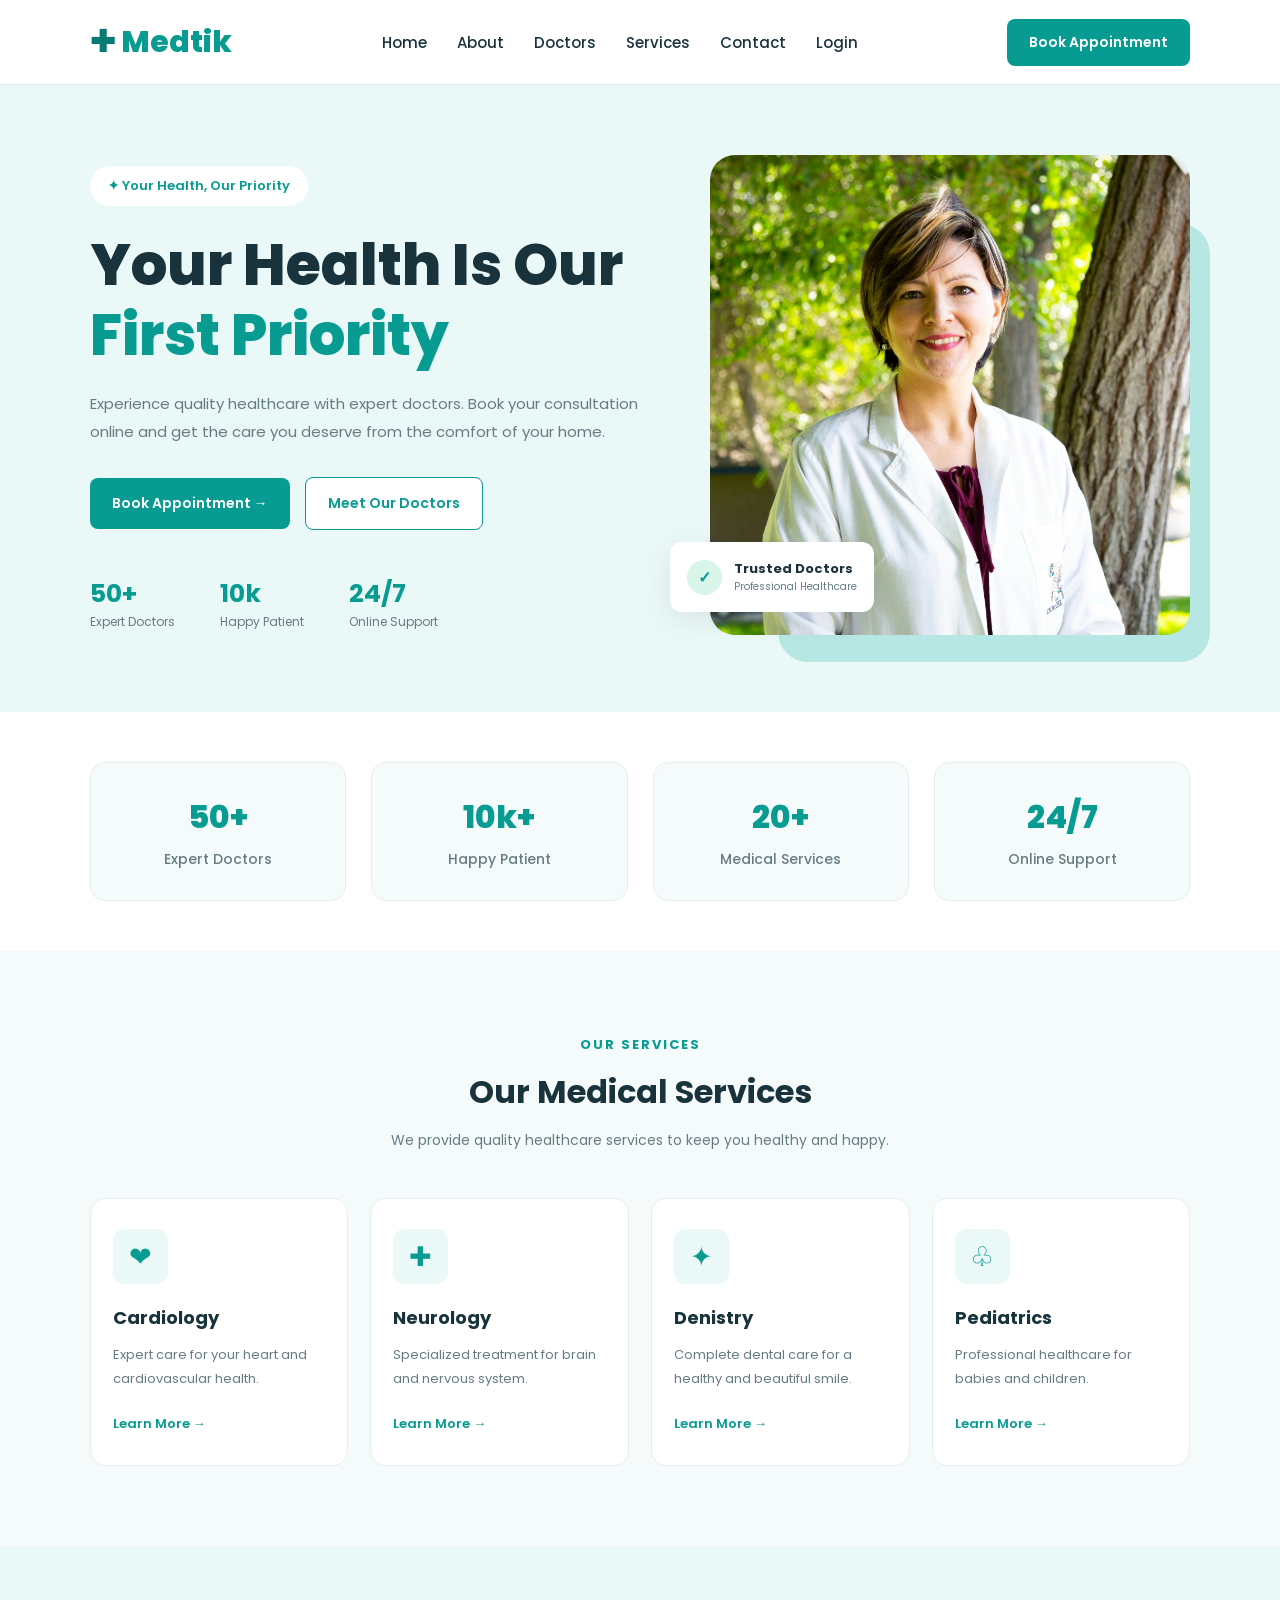
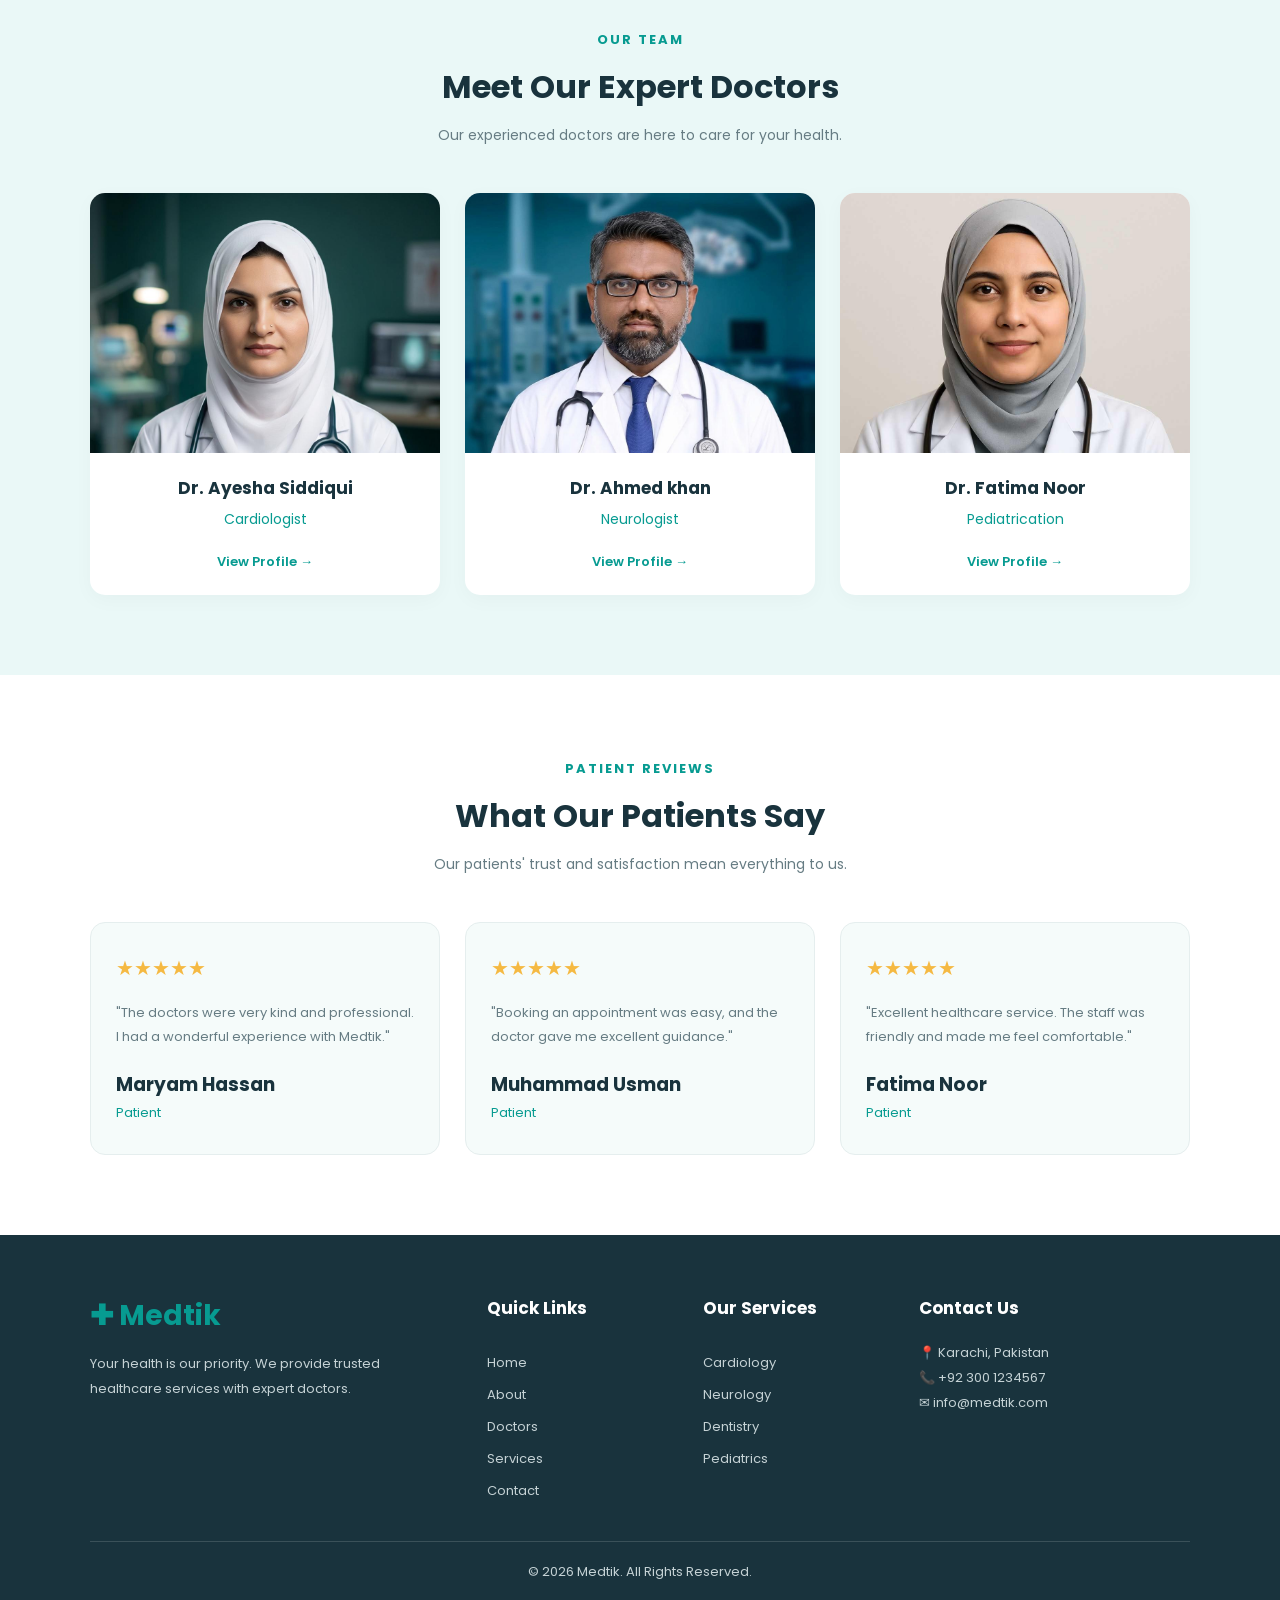
<file: index.html>
<!DOCTYPE html>
<html lang="en">

<head>
    <meta charset="UTF-8">
    <meta name="viewport" content="width=device-width, initial-scale=1.0">
    <link rel="icon" type="image/png" href="./src/assests/logo.png">
    <title>Medtik | Doctor Consult</title>
    <link rel="stylesheet" href="./src/style.css">
</head>

<body>
    <!-- =====NAVBAR SECTION START===== -->
    <header class="navbar" id="navbar">
        <a href="index.html" class="logo" id="logo">
            <span>✚</span> Medtik
        </a>
        <nav class="nav-links" id="navLinks">
            <a href="index.html" class="navlinks" id="homeLink">Home</a>
            <a href="about.html" class="navlinks" id="aboutLink">About</a>
            <a href="doctors.html" class="navlinks" id="doctorsLink">Doctors</a>
            <a href="services.html" class="navlinks" id="servicesLink">Services</a>
            <a href="contact.html" class="navlinks" id="contactLink">Contact</a>
            <a href="login.html" class="navlinks" id="loginLink">Login</a>

        </nav>
        <a href="appointment.html" class="nav-btn" id="navappointment">Book Appointment</a>
        <button class="menu-btn" id="menuBtn">
            ☰
        </button>
    </header>
    <!-- =====NAVBAR SECTION END===== -->

    <!-- =====HERO SECTION START===== -->
    <section class="hero" id="home">
        <div class="hero-content" id="heroContent">
            <span class="hero-tag" id="heroTag">
                ✦ Your Health, Our Priority
            </span>
            <h1 class="hero-title" id="heroTitle">
                Your Health Is Our <span id="heroHighlight">First Priority</span>
            </h1>
            <p class="hero-description" id="heroDescription">
                Experience quality healthcare with expert doctors.
                Book your consultation online and get the care
                you deserve from the comfort of your home.
            </p>
            <div class="hero-buttons" id="heroButton">
                <a href="appointment.html" class="primary-btn" id="bookAppointmentBtn">
                    Book Appointment →
                </a>
                <a href="doctors.html" class="secondary-btn" id="meetDoctorBtn">
                    Meet Our Doctors
                </a>
            </div>
            <div class="hero-info" id="heroInfo">
                <div class="info-card" id="doctorCount">
                    <h3>50+</h3>
                    <p>Expert Doctors</p>
                </div>
                <div class="info-card" id="patientCount">
                    <h3>10k</h3>
                    <p>Happy Patient</p>
                </div>
                <div class="info-card" id="supportTime">
                    <h3>24/7</h3>
                    <p>Online Support</p>
                </div>
            </div>
        </div>
        <div class="hero-image" id="heroImage">
            <div class="image-bg" id="imageBackground"></div>
            <img id="doctorHeroImg" src="./src/assests/image-1.jpg" alt="Professional Female Doctor">
            <div class="floating-card" id="floatingCard">
                <span>✓</span>
                <div>
                    <h4>Trusted Doctors</h4>
                    <p>Professional Healthcare</p>
                </div>
            </div>
        </div>
    </section>
    <!-- =====HERO SECTION END===== -->

    <!-- =====SATISTATIC SECTION START===== -->
    <section class="stats" id="stats">
        <div class="stats-container" id="statContainer">
            <div class="stats-card" id="statDoctors">
                <h3>50+</h3>
                <p>Expert Doctors</p>
            </div>
            <div class="stats-card" id="statPatients">
                <h3>10k+</h3>
                <p>Happy Patient</p>
            </div>
            <div class="stats-card" id="statServices">
                <h3>20+</h3>
                <p>Medical Services</p>
            </div>
            <div class="stats-card" id="statSupport">
                <h3>24/7</h3>
                <p>Online Support</p>
            </div>
        </div>
    </section>
    <!-- =====STATISTATIC SECTION END -->

    <!-- =====SERVICES SECTION START -->
    <section class="services" id="services">
        <div class="section-heading" id="sectionHeading">
            <span>OUR SERVICES</span>
            <h2>Our Medical Services</h2>
            <p>
                We provide quality healthcare services
                to keep you healthy and happy.
            </p>
        </div>
        <div class="services-container" id="servicesContainer">
            <div class="service-card" id="cardiologyCard">
                <div class="service-icon">❤</div>
                <h3>Cardiology</h3>
                <p>Expert care for your heart and cardiovascular health.</p>
                <a href="services.html">Learn More →</a>

            </div>
            <div class="service-card" id="neurologyCard">
                <div class="service-icon">✚</div>
                <h3>Neurology</h3>
                <p>Specialized treatment for brain and nervous system.</p>
                <a href="services.html">Learn More →</a>

            </div>
            <div class="service-card" id="denistryCard">
                <div class="service-icon">✦</div>
                <h3>Denistry</h3>
                <p>Complete dental care for a healthy and beautiful smile.</p>
                <a href="services.html">Learn More →</a>

            </div>
            <div class="service-card" id="pediatricsCard">
                <div class="service-icon">♧</div>
                <h3>Pediatrics</h3>
                <p>Professional healthcare for babies and children.</p>
                <a href="services.html">Learn More →</a>

            </div>
        </div>
    </section>
    <!-- =====SERVICES SECTION END -->

    <!-- =====DOCTOR SECTION START===== -->
    <section class="doctors" id="doctors">
        <div class="section-heading" id="doctorHeading">
            <span>OUR TEAM</span>
            <h2>Meet Our Expert Doctors</h2>
            <p>Our experienced doctors are here to care for your health.</p>
        </div>
        <div class="doctors-container" id="doctorsContainer">
            <div class="doctor-card" id="doctorAyesha">
                <img src="./src/assests/image-2.jpg" alt="image-2">
                <div class="doctor-info">
                    <h3>Dr. Ayesha Siddiqui</h3>
                    <p>Cardiologist</p>
                    <a href="doctors.html">View Profile →</a>
                </div>
            </div>

            <div class="doctor-card" id="doctorAhmed">
                <img src="./src/assests/image-3.jpg" alt="image-3">
                <div class="doctor-info">
                    <h3>Dr. Ahmed khan</h3>
                    <p>Neurologist</p>
                    <a href="doctors.html">View Profile →</a>
                </div>
            </div>

            <div class="doctor-card" id="doctorFatima">
                <img src="./src/assests/image-4.jpg" alt="image-4">
                <div class="doctor-info">
                    <h3>Dr. Fatima Noor</h3>
                    <p>Pediatrication</p>
                    <a href="doctors.html">View Profile →</a>
                </div>
            </div>

        </div>
    </section>
    <!-- =====DOCTOR SECTION END===== -->

    <!-- =====TESTIMONIALS SECTION START===== -->
    <section class="testimonials" id="testimonials">
        <div class="section-heading" id="testimonialHeading">
            <span>PATIENT REVIEWS</span>
            <h2>What Our Patients Say</h2>
            <p>Our patients' trust and satisfaction mean everything to us.</p>
        </div>
        <div class="testimonial-container" id="testimonialContainer">
            <div class="testimonial-card" id="reviewAyesha">
                <div class="stars">★★★★★</div>
                <p>"The doctors were very kind and professional. I had a wonderful experience with Medtik."</p>
                <h3>Maryam Hassan</h3>
                <span>Patient</span>
            </div>
            <div class="testimonial-card" id="reviewAhmed">
                <div class="stars">★★★★★</div>
                <p>"Booking an appointment was easy, and the doctor gave me excellent guidance."</p>
                <h3>Muhammad Usman</h3>
                <span>Patient</span>
            </div>
            <div class="testimonial-card" id="reviewFatima">
                <div class="stars">★★★★★</div>
                <p>"Excellent healthcare service. The staff was friendly and made me feel comfortable."</p>
                <h3>Fatima Noor</h3>
                <span>Patient</span>
            </div>

        </div>
    </section>
    <!-- =====TESTIMONIALS SECTION END===== -->

    <!-- =====FOOTER SECTION START====== -->
    <footer class="footer" id="footer">
        <div class="footer-container" id="footerContainer">
            <div class="footer-about">
                <h2>✚ Medtik</h2>
                <p>Your health is our priority. We provide trusted healthcare services with expert doctors.</p>
            </div>
            <div class="footer-links">
            <h3>Quick Links</h3>
            <a href="index.html">Home</a>
            <a href="about.html">About</a>
            <a href="doctors.html">Doctors</a>
            <a href="services.html">Services</a>
            <a href="contact.html">Contact</a>
        </div>
         <div class="footer-links">
            <h3>Our Services</h3>
            <a href="services.html">Cardiology</a>
            <a href="services.html">Neurology</a>
            <a href="services.html">Dentistry</a>
            <a href="services.html">Pediatrics</a>
        </div>
        <div class="footer-contact">
            <h3>Contact Us</h3>
            <p>📍 Karachi, Pakistan</p>
            <p>📞 +92 300 1234567</p>
            <p>✉ info@medtik.com</p>
        </div>
        </div>
        <div class="footer-bottom">
        <p>© 2026 Medtik. All Rights Reserved.</p>
    </div>
    </footer>
    <!-- =====FOOTER SECTION END====== -->

</body>

</html>
</file>
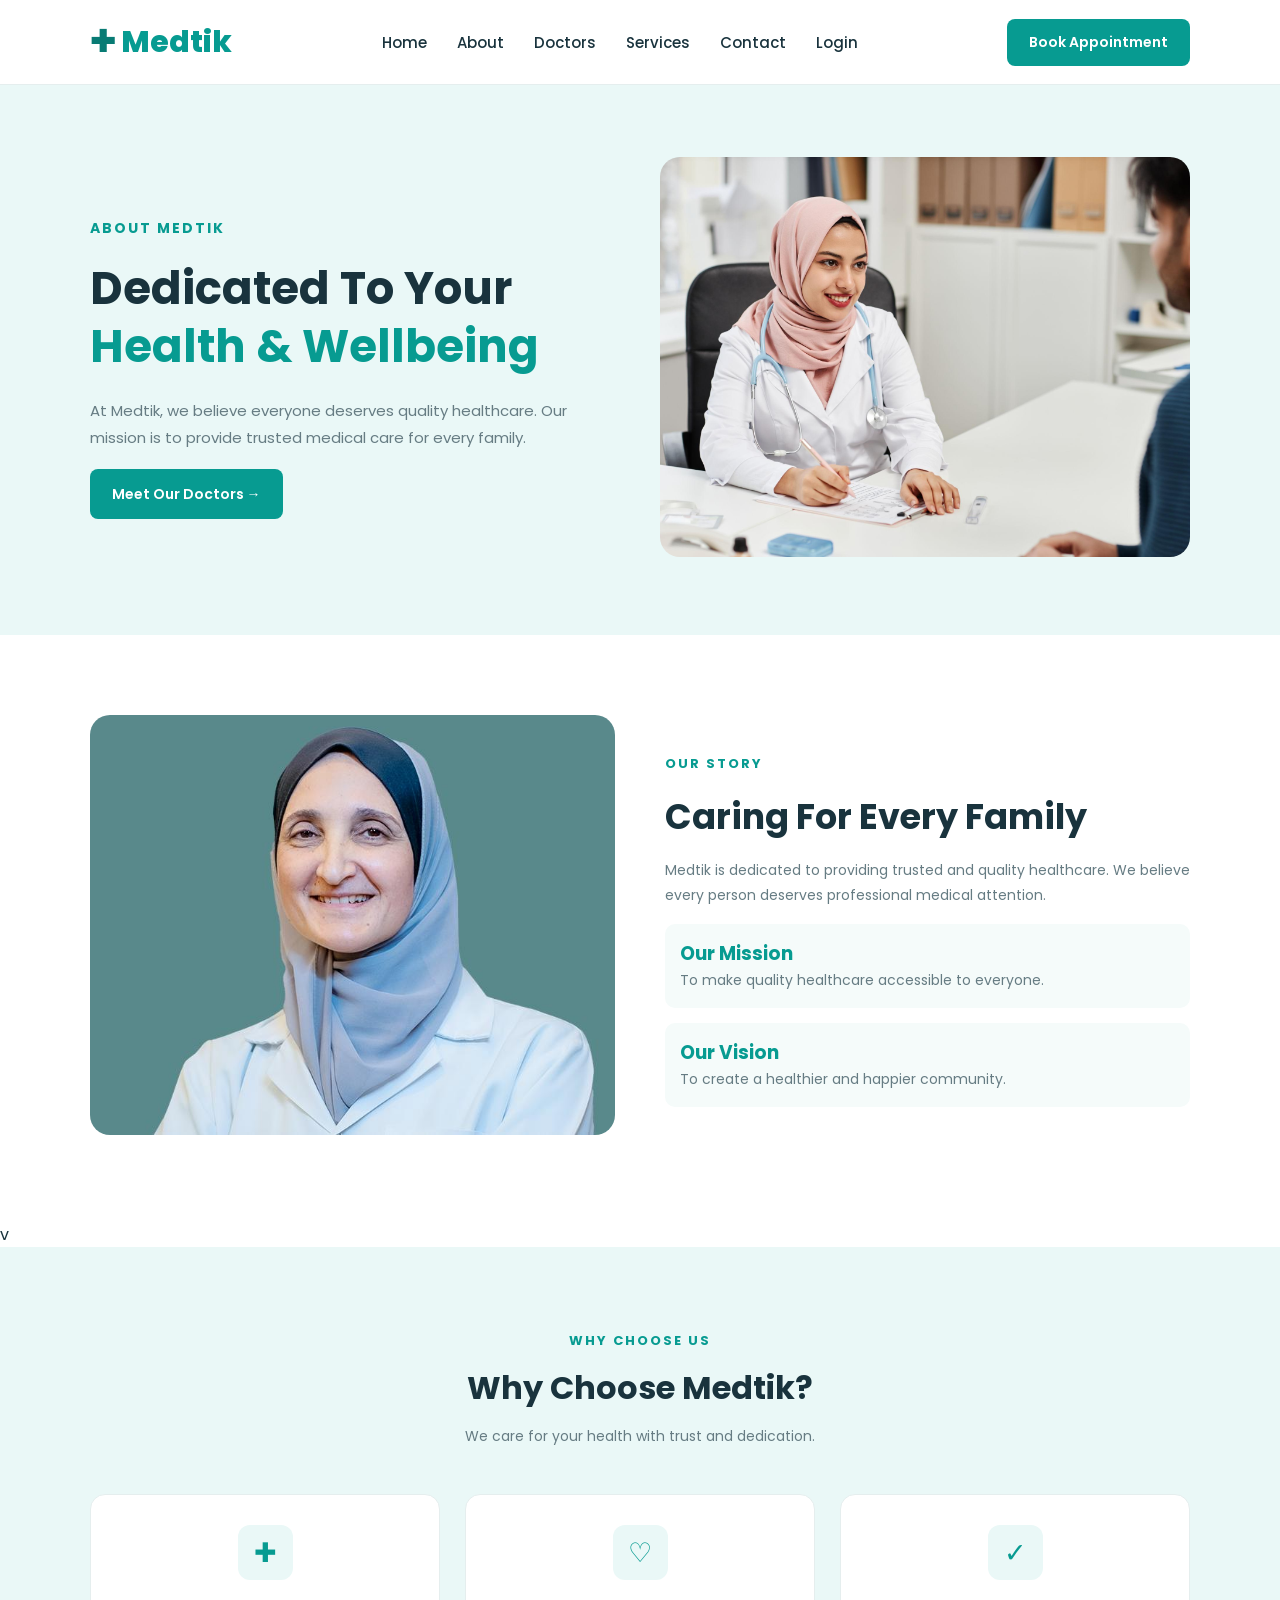
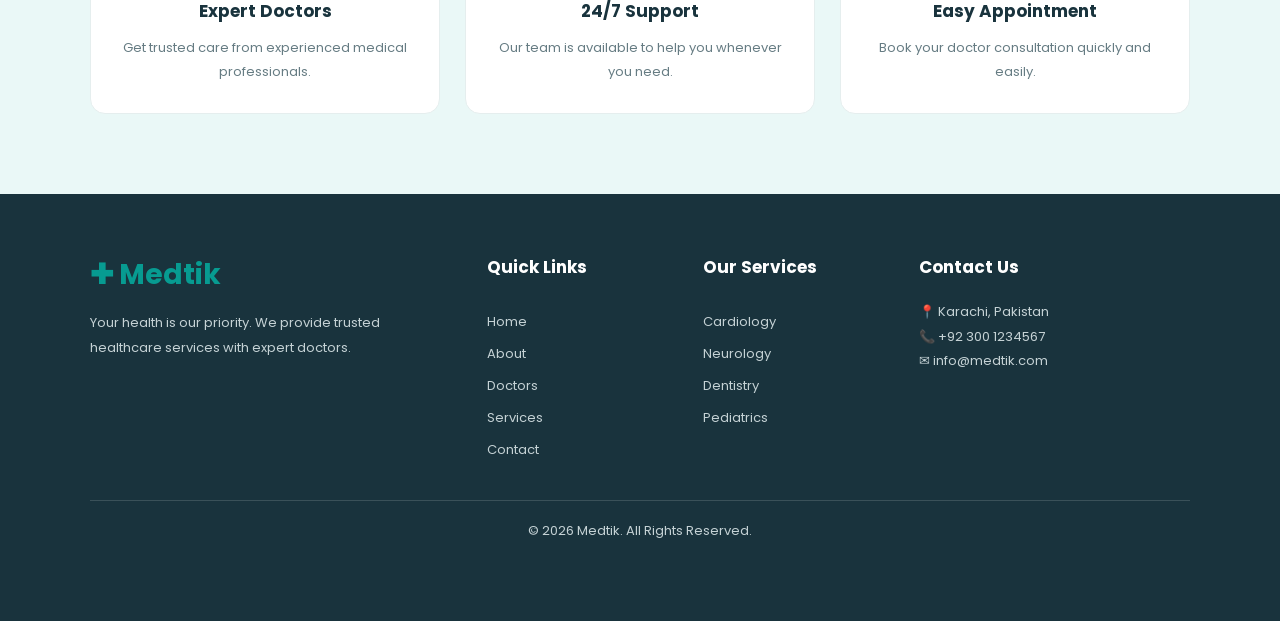
<file: about.html>
<!DOCTYPE html>
<html lang="en">

<head>
    <meta charset="UTF-8">
    <meta name="viewport" content="width=device-width, initial-scale=1.0">
    <link rel="icon" type="image/png" href="./src/assests/logo.png">
    <title>Our About | Medtik</title>
    <link rel="stylesheet" href="./src/style.css">
</head>

<body>
    <!-- =====NAVBAR SECTION START===== -->
    <header class="navbar" id="navbar">
        <a href="index.html" class="logo" id="logo">
            <span>✚</span> Medtik
        </a>
        <nav class="nav-links" id="navLinks">
            <a href="index.html" class="navlinks" id="homeLink">Home</a>
            <a href="about.html" class="navlinks" id="aboutLink">About</a>
            <a href="doctors.html" class="navlinks" id="doctorsLink">Doctors</a>
            <a href="services.html" class="navlinks" id="servicesLink">Services</a>
            <a href="contact.html" class="navlinks" id="contactLink">Contact</a>
            <a href="login.html" class="navlinks" id="loginLink">Login</a>
        </nav>
        <a href="appointment.html" class="nav-btn" id="navappointment">Book Appointment</a>
        <button class="menu-btn" id="menuBtn">
            ☰
        </button>
    </header>
    <!-- =====NAVBAR SECTION END===== -->

    <section class="about-hero" id="aboutHero">
        <div class="about-content" id="aboutContent">
            <span>ABOUT MEDTIK</span>
            <h1>Dedicated To Your
                <span>Health & Wellbeing</span>
            </h1>
            <p>
                At Medtik, we believe everyone deserves
                quality healthcare. Our mission is to provide
                trusted medical care for every family.
            </p>
            <a href="doctors.html" class="primary-btn">Meet Our Doctors →</a>
        </div>
        <div class="about-image" id="aboutImage">
            <img src="./src/assests/image-5.jpg" alt="image-5">

        </div>
    </section>
<!-- =====STORY SECTION START===== -->
 <section class="our-story" id="ourStory">
    <div class="story-image" id="storyImage">
        <img src="./src/assests/image-6.jpg" alt="image-6">
    </div>
    <div class="story-content" id="storyContent">
         <span>OUR STORY</span>
        <h2>Caring For Every Family</h2>
        <p>
            Medtik is dedicated to providing trusted and
            quality healthcare. We believe every person
            deserves professional medical attention.
        </p>
        <div class="story-box">
            <h3>Our Mission</h3>
            <p>To make quality healthcare accessible to everyone.</p>
        </div>
        <div class="story-box">
            <h3>Our Vision</h3>
            <p>To create a healthier and happier community.</p>
        </div>
    </div>
 </section>
<!-- =====CHOOSE SECTION START===== -->
 v
<section class="why-choose" id="whyChoose">

    <div class="section-heading">
        <span>WHY CHOOSE US</span>
        <h2>Why Choose Medtik?</h2>
        <p>We care for your health with trust and dedication.</p>
    </div>

    <div class="choose-container" id="chooseContainer">

        <div class="choose-card" id="expertDoctors">
            <div class="choose-icon">✚</div>
            <h3>Expert Doctors</h3>
            <p>Get trusted care from experienced medical professionals.</p>
        </div>

        <div class="choose-card" id="onlineSupport">
            <div class="choose-icon">♡</div>
            <h3>24/7 Support</h3>
            <p>Our team is available to help you whenever you need.</p>
        </div>

        <div class="choose-card" id="easyBooking">
            <div class="choose-icon">✓</div>
            <h3>Easy Appointment</h3>
            <p>Book your doctor consultation quickly and easily.</p>
        </div>

    </div>

</section>

<!-- =====CHOOSE SECTION END===== -->
    <!-- =====FOOTER SECTION START====== -->
    <footer class="footer" id="footer">
        <div class="footer-container" id="footerContainer">
            <div class="footer-about">
                <h2>✚ Medtik</h2>
                <p>Your health is our priority. We provide trusted healthcare services with expert doctors.</p>
            </div>
            <div class="footer-links">
                <h3>Quick Links</h3>
                <a href="index.html">Home</a>
                <a href="about.html">About</a>
                <a href="doctors.html">Doctors</a>
                <a href="services.html">Services</a>
                <a href="contact.html">Contact</a>
            </div>
            <div class="footer-links">
                <h3>Our Services</h3>
                <a href="services.html">Cardiology</a>
                <a href="services.html">Neurology</a>
                <a href="services.html">Dentistry</a>
                <a href="services.html">Pediatrics</a>
            </div>
            <div class="footer-contact">
                <h3>Contact Us</h3>
                <p>📍 Karachi, Pakistan</p>
                <p>📞 +92 300 1234567</p>
                <p>✉ info@medtik.com</p>
            </div>
        </div>
        <div class="footer-bottom">
            <p>© 2026 Medtik. All Rights Reserved.</p>
        </div>
    </footer>
    <!-- =====FOOTER SECTION END====== -->
</body>

</html>
</file>
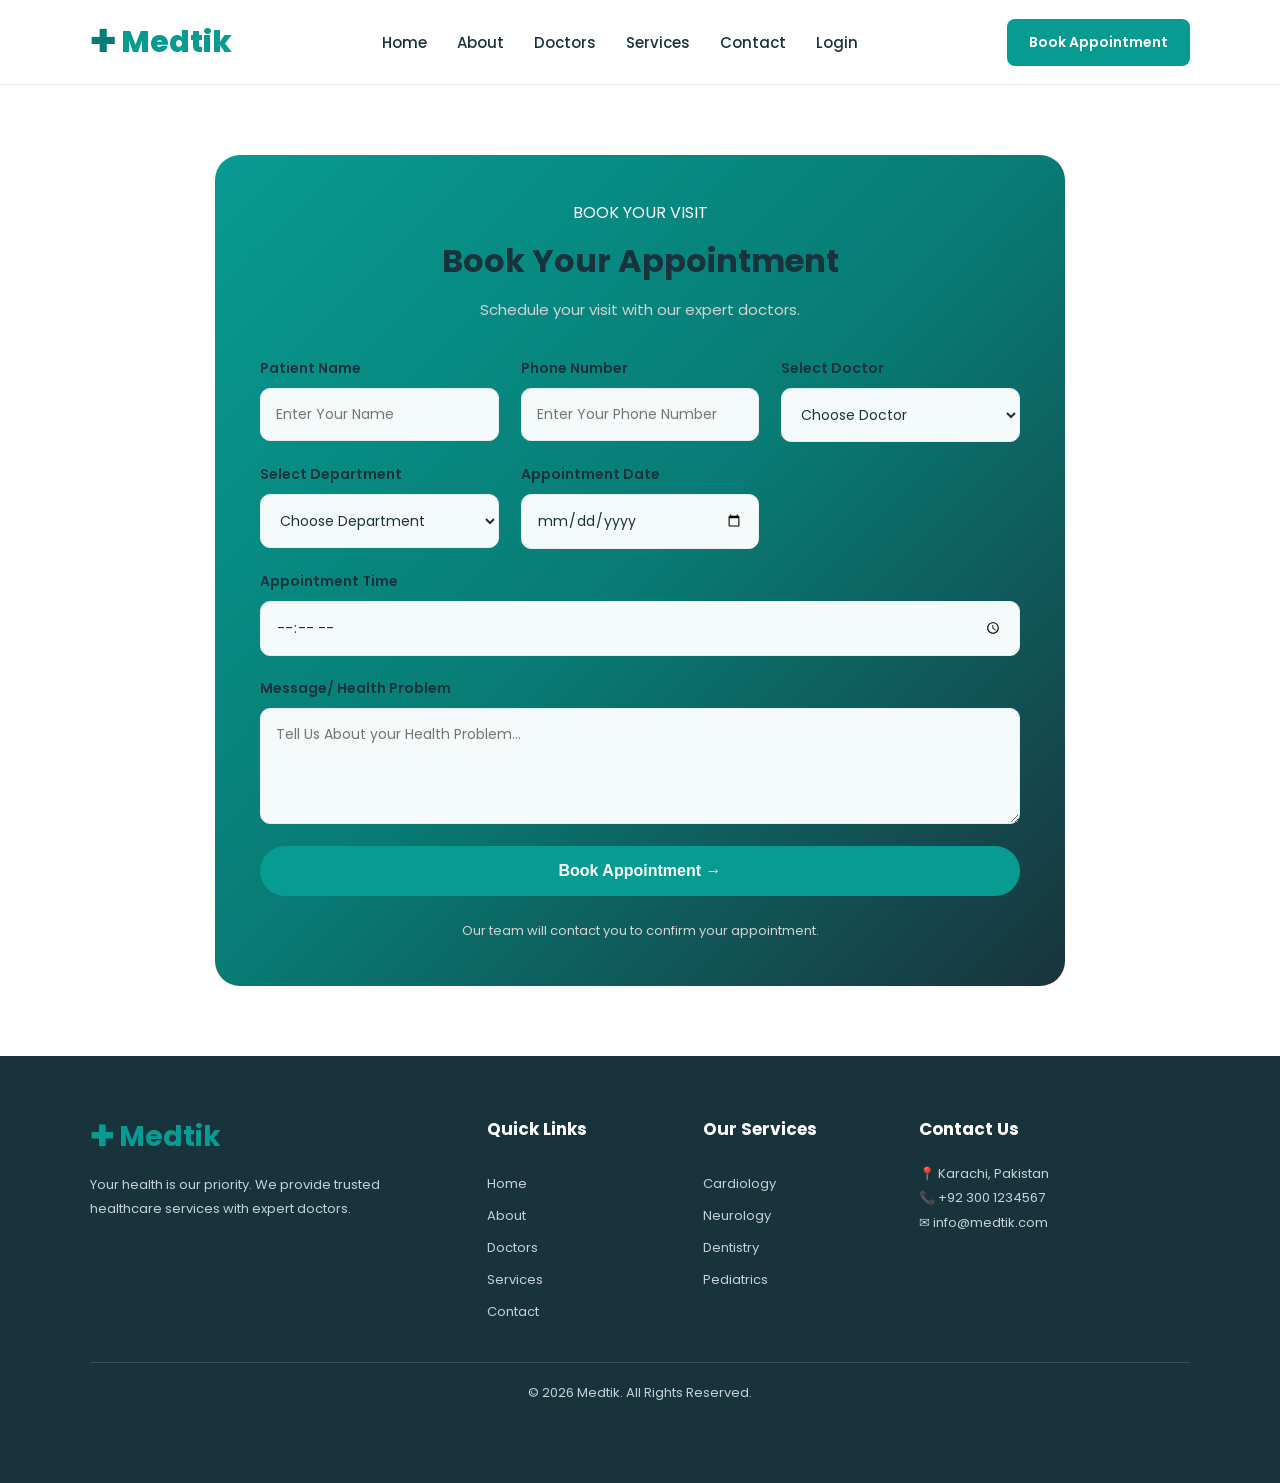
<file: appointment.html>
<!DOCTYPE html>
<html lang="en">

<head>
    <meta charset="UTF-8">
    <meta name="viewport" content="width=device-width, initial-scale=1.0">
    <link rel="icon" type="image/png" href="./src/assests/logo.png">
    <title>Appointment | Medtik</title>
    <link rel="stylesheet" href="./src/style.css">
</head>

<body>
    <!-- =====NAVBAR SECTION START===== -->
    <header class="navbar" id="navbar">
        <a href="index.html" class="logo" id="logo">
            <span>✚</span> Medtik
        </a>
        <nav class="nav-links" id="navLinks">
            <a href="index.html" class="navlinks" id="homeLink">Home</a>
            <a href="about.html" class="navlinks" id="aboutLink">About</a>
            <a href="doctors.html" class="navlinks" id="doctorsLink">Doctors</a>
            <a href="services.html" class="navlinks" id="servicesLink">Services</a>
            <a href="contact.html" class="navlinks" id="contactLink">Contact</a>
            <a href="login.html" class="navlinks" id="loginLink">Login</a>

        </nav>
        <a href="appointment.html" class="nav-btn" id="navappointment">Book Appointment</a>
        <button class="menu-btn" id="menuBtn">
            ☰
        </button>
    </header>
    <!-- =====NAVBAR SECTION END===== -->

    <!-- =====APPOINTMENT SECTION START===== -->
    <section class="service-appointment" id="serviceAppointment">
        <div class="appointment-content" id="appointmentContent">
            <div class="appointment-heading">
                <span class="appointment-tag">
                    BOOK YOUR VISIT
                </span>
                <h2>Book Your Appointment</h2>
                <p>Schedule your visit with our expert doctors.</p>
            </div>
            <form action="" class="appointment-form" id="appointmentForm">
                <div class="form-group">
                    <label for="patientName">Patient Name</label>
                    <input type="text" id="patientName" placeholder="Enter Your Name" required>
                </div>
                <div class="form-group">
                    <label for="patientPhone">Phone Number</label>
                    <input type="number" id="patientPhone" placeholder="Enter Your Phone Number">
                </div>
                <div class="form-group">
                    <label for="selectDoctor">Select Doctor</label>
                    <select id="selectDoctor">
                        <option>Choose Doctor</option>
                        <option>Dr. Ayesha Siddiqui</option>
                        <option>Dr. Ahmed Khan</option>
                        <option>Dr. Fatima Noor</option>
                    </select>
                </div>
                <div class="form-group">
                    <label for="selectDepartment">Select Department</label>
                    <select id="selectDepartment" required>
                        <option value="">Choose Department</option>
                        <option>Cardiology</option>
                        <option>Neurology</option>
                        <option>Dentistry</option>
                        <option>General Medicine</option>
                    </select>
                </div>
                <div class="form-group">
                    <label for="appointmentDate">Appointment Date</label>
                    <input type="date" id="appointmentDate" required>
                </div>
                <div class="form-group full-width">
                    <label for="appointmentTime">Appointment Time</label>
                    <input type="time" id="appointmentTime" required>
                </div>
                <div class="form-group full-width">
                    <label for="healthProblem">Message/ Health Problem</label>
                    <textarea id="healthProblem" placeholder="Tell Us About your Health Problem..." rows="4"></textarea>
                </div>
                <button type="submit" class="primary-btn" id="BookAppointmentBtn">Book Appointment →</button>
            </form>
            <p class="appointment-note">
                Our team will contact you to confirm your appointment.
            </p>
        </div>
    </section>
    <!-- =====APPOINTMENT SECTION END===== -->

    <!-- =====FOOTER SECTION START====== -->
    <footer class="footer" id="footer">
        <div class="footer-container" id="footerContainer">
            <div class="footer-about">
                <h2>✚ Medtik</h2>
                <p>Your health is our priority. We provide trusted healthcare services with expert doctors.</p>
            </div>
            <div class="footer-links">
                <h3>Quick Links</h3>
                <a href="index.html">Home</a>
                <a href="about.html">About</a>
                <a href="doctors.html">Doctors</a>
                <a href="services.html">Services</a>
                <a href="contact.html">Contact</a>
            </div>
            <div class="footer-links">
                <h3>Our Services</h3>
                <a href="services.html">Cardiology</a>
                <a href="services.html">Neurology</a>
                <a href="services.html">Dentistry</a>
                <a href="services.html">Pediatrics</a>
            </div>
            <div class="footer-contact">
                <h3>Contact Us</h3>
                <p>📍 Karachi, Pakistan</p>
                <p>📞 +92 300 1234567</p>
                <p>✉ info@medtik.com</p>
            </div>
        </div>
        <div class="footer-bottom">
            <p>© 2026 Medtik. All Rights Reserved.</p>
        </div>
    </footer>
    <!-- =====FOOTER SECTION END===== -->
</body>

</html>
</file>
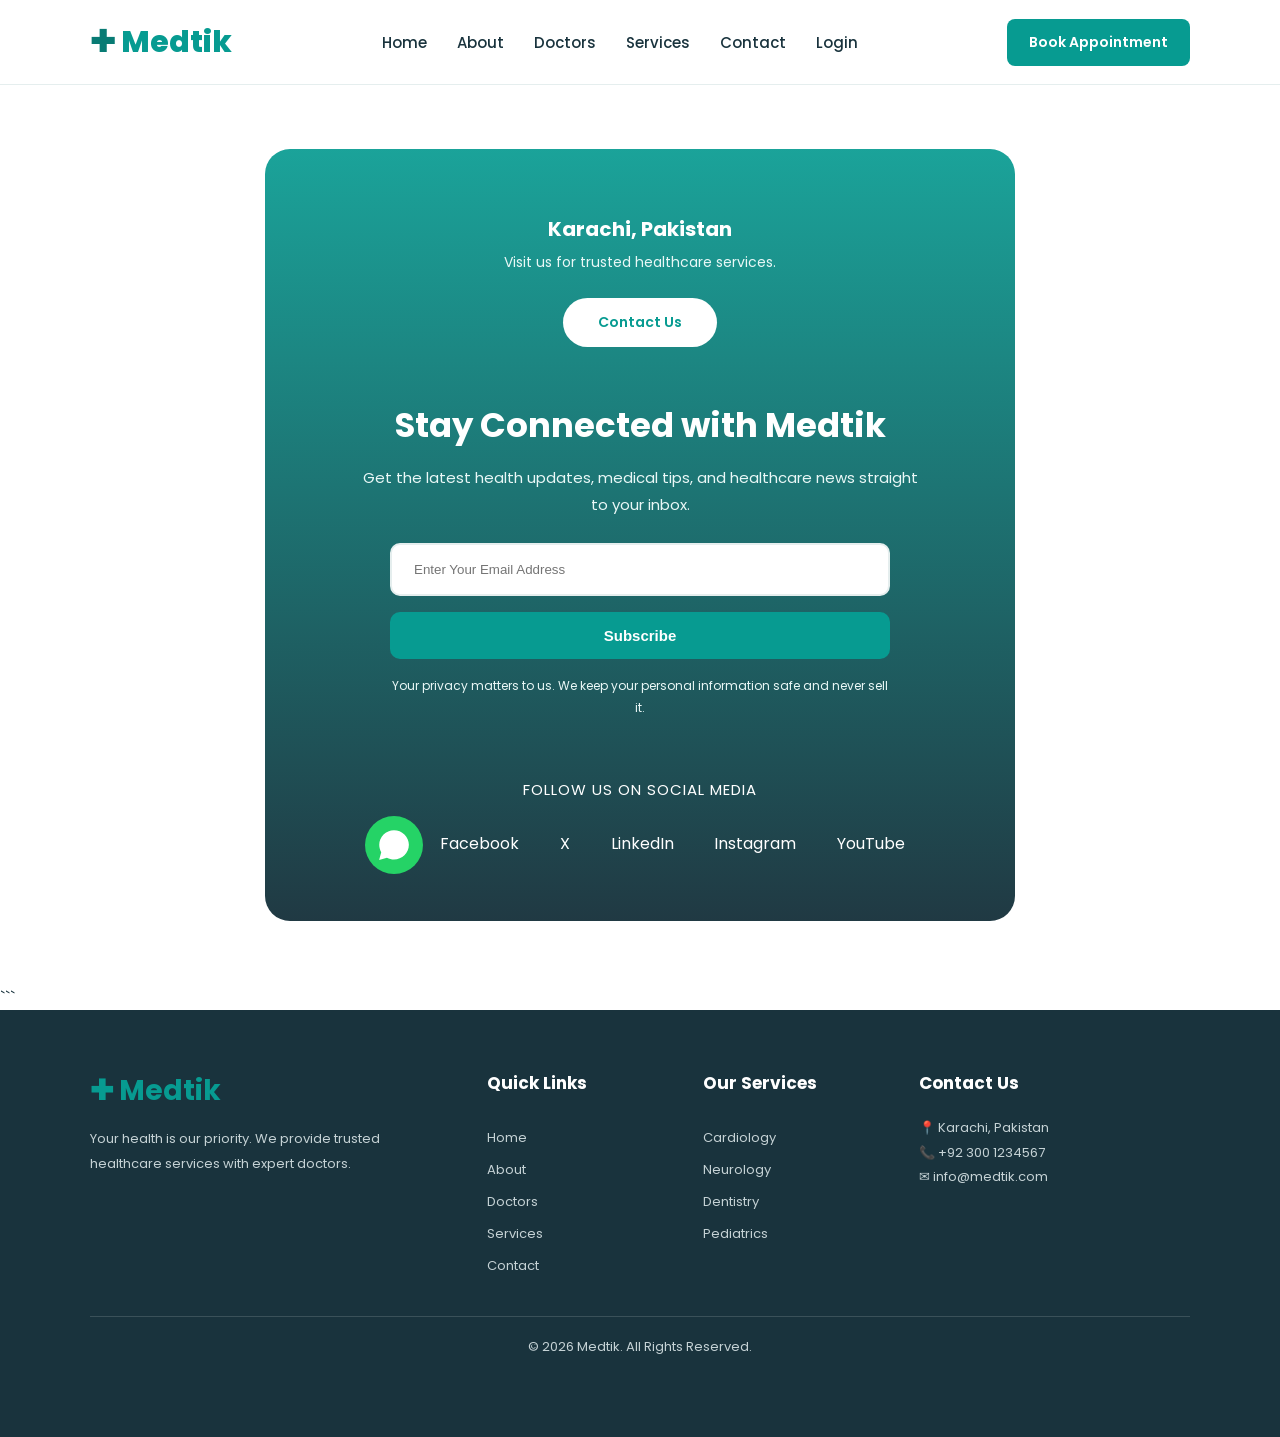
<file: contact.html>
<!DOCTYPE html>
<html lang="en">

<head>
    <meta charset="UTF-8">
    <meta name="viewport" content="width=device-width, initial-scale=1.0">
    <link rel="icon" type="image/png" href="./src/assests/logo.png">
    <title>Contact | Medtik</title>
    <link rel="stylesheet" href="./src/style.css">
</head>

<body>
    <!-- =====NAVBAR SECTION START===== -->
    <header class="navbar" id="navbar">
        <a href="index.html" class="logo" id="logo">
            <span>✚</span> Medtik
        </a>
        <nav class="nav-links" id="navLinks">
            <a href="index.html" class="navlinks" id="homeLink">Home</a>
            <a href="about.html" class="navlinks" id="aboutLink">About</a>
            <a href="doctors.html" class="navlinks" id="doctorsLink">Doctors</a>
            <a href="services.html" class="navlinks" id="servicesLink">Services</a>
            <a href="contact.html" class="navlinks" id="contactLink">Contact</a>
            <a href="login.html" class="navlinks" id="loginLink">Login</a>

        </nav>
        <a href="appointment.html" class="nav-btn" id="navappointment">Book Appointment</a>
        <button class="menu-btn" id="menuBtn">
            ☰
        </button>
    </header>
    <!-- =====NAVBAR SECTION END===== -->

    <!-- =====CONTACT SECTION START===== -->
    <div class="page-wrapper contact-page" id="contactPage">

        <section class="main-section" id="contactSection">

            <!-- =====Location===== -->
            <div class="location-box" id="locationBox">
                <h3>Karachi, Pakistan</h3>
                <p>Visit us for trusted healthcare services.</p>
            </div>

            <!-- Contact Button -->
            <a href="mailto:info@medtik.com" class="contact-btn" id="contactBtn">
                Contact Us
            </a>

            <!-- =====Newsletter===== -->
            <div class="newsletter-section" id="newsletterSection">

                <h2 class="newsletter-title">
                    Stay Connected with Medtik
                </h2>

                <p class="newsletter-desc">
                    Get the latest health updates, medical tips,
                    and healthcare news straight to your inbox.
                </p>

                <!-- =====Newsletter Form===== -->
                <form class="newsletter-form" id="newsletterForm">

                    <input type="email" class="email-input" id="emailInput" placeholder="Enter Your Email Address"
                        required>

                    <button type="submit" class="subscribe-btn">
                        Subscribe
                    </button>

                    <p class="privacy-note">
                        Your privacy matters to us. We keep your
                        personal information safe and never sell it.
                    </p>

                </form>

            </div>

            <!-- =====Social Media===== -->
            <div class="social-section" id="socialSection">

                <p class="social-title">
                    FOLLOW US ON SOCIAL MEDIA
                </p>

                <div class="social-bar-wrapper">

                    <!-- =====WhatsApp===== -->
                    <a href="https://wa.me/" target="_blank" class="whatsapp-badge" aria-label="WhatsApp">

                        <svg viewBox="0 0 448 512" width="34" height="34" fill="currentColor">
                            <path
                                d="M380.9 97.1C339 55.1 283.2 32 223.9 32c-122.4 0-222 99.6-222 222 0 39.1 10.2 77.3 29.6 111L0 480l117.7-30.9c32.4 17.7 68.9 27 106.1 27h.1c122.3 0 224.1-99.6 224.1-222 0-59.3-25.2-115-67.1-157z" />
                        </svg>

                    </a>

                    <!--===== Social Icons===== -->
                    <div class="social-icons">

                        <a href="#" aria-label="Facebook">Facebook</a>

                        <a href="#" aria-label="X">X</a>

                        <a href="#" aria-label="LinkedIn">LinkedIn</a>

                        <a href="#" aria-label="Instagram">Instagram</a>

                        <a href="#" aria-label="YouTube">YouTube</a>

                    </div>

                </div>

            </div>

        </section>

    </div>
    ```
    <!-- =====CONTACT SECTION END===== -->

    <!-- =====FOOTER SECTION START====== -->
    <footer class="footer" id="footer">
        <div class="footer-container" id="footerContainer">
            <div class="footer-about">
                <h2>✚ Medtik</h2>
                <p>Your health is our priority. We provide trusted healthcare services with expert doctors.</p>
            </div>
            <div class="footer-links">
                <h3>Quick Links</h3>
                <a href="index.html">Home</a>
                <a href="about.html">About</a>
                <a href="doctors.html">Doctors</a>
                <a href="services.html">Services</a>
                <a href="contact.html">Contact</a>
            </div>
            <div class="footer-links">
                <h3>Our Services</h3>
                <a href="services.html">Cardiology</a>
                <a href="services.html">Neurology</a>
                <a href="services.html">Dentistry</a>
                <a href="services.html">Pediatrics</a>
            </div>
            <div class="footer-contact">
                <h3>Contact Us</h3>
                <p>📍 Karachi, Pakistan</p>
                <p>📞 +92 300 1234567</p>
                <p>✉ info@medtik.com</p>
            </div>
        </div>
        <div class="footer-bottom">
            <p>© 2026 Medtik. All Rights Reserved.</p>
        </div>
    </footer>
    <!-- =====FOOTER SECTION END===== -->
</body>

</html>
</file>
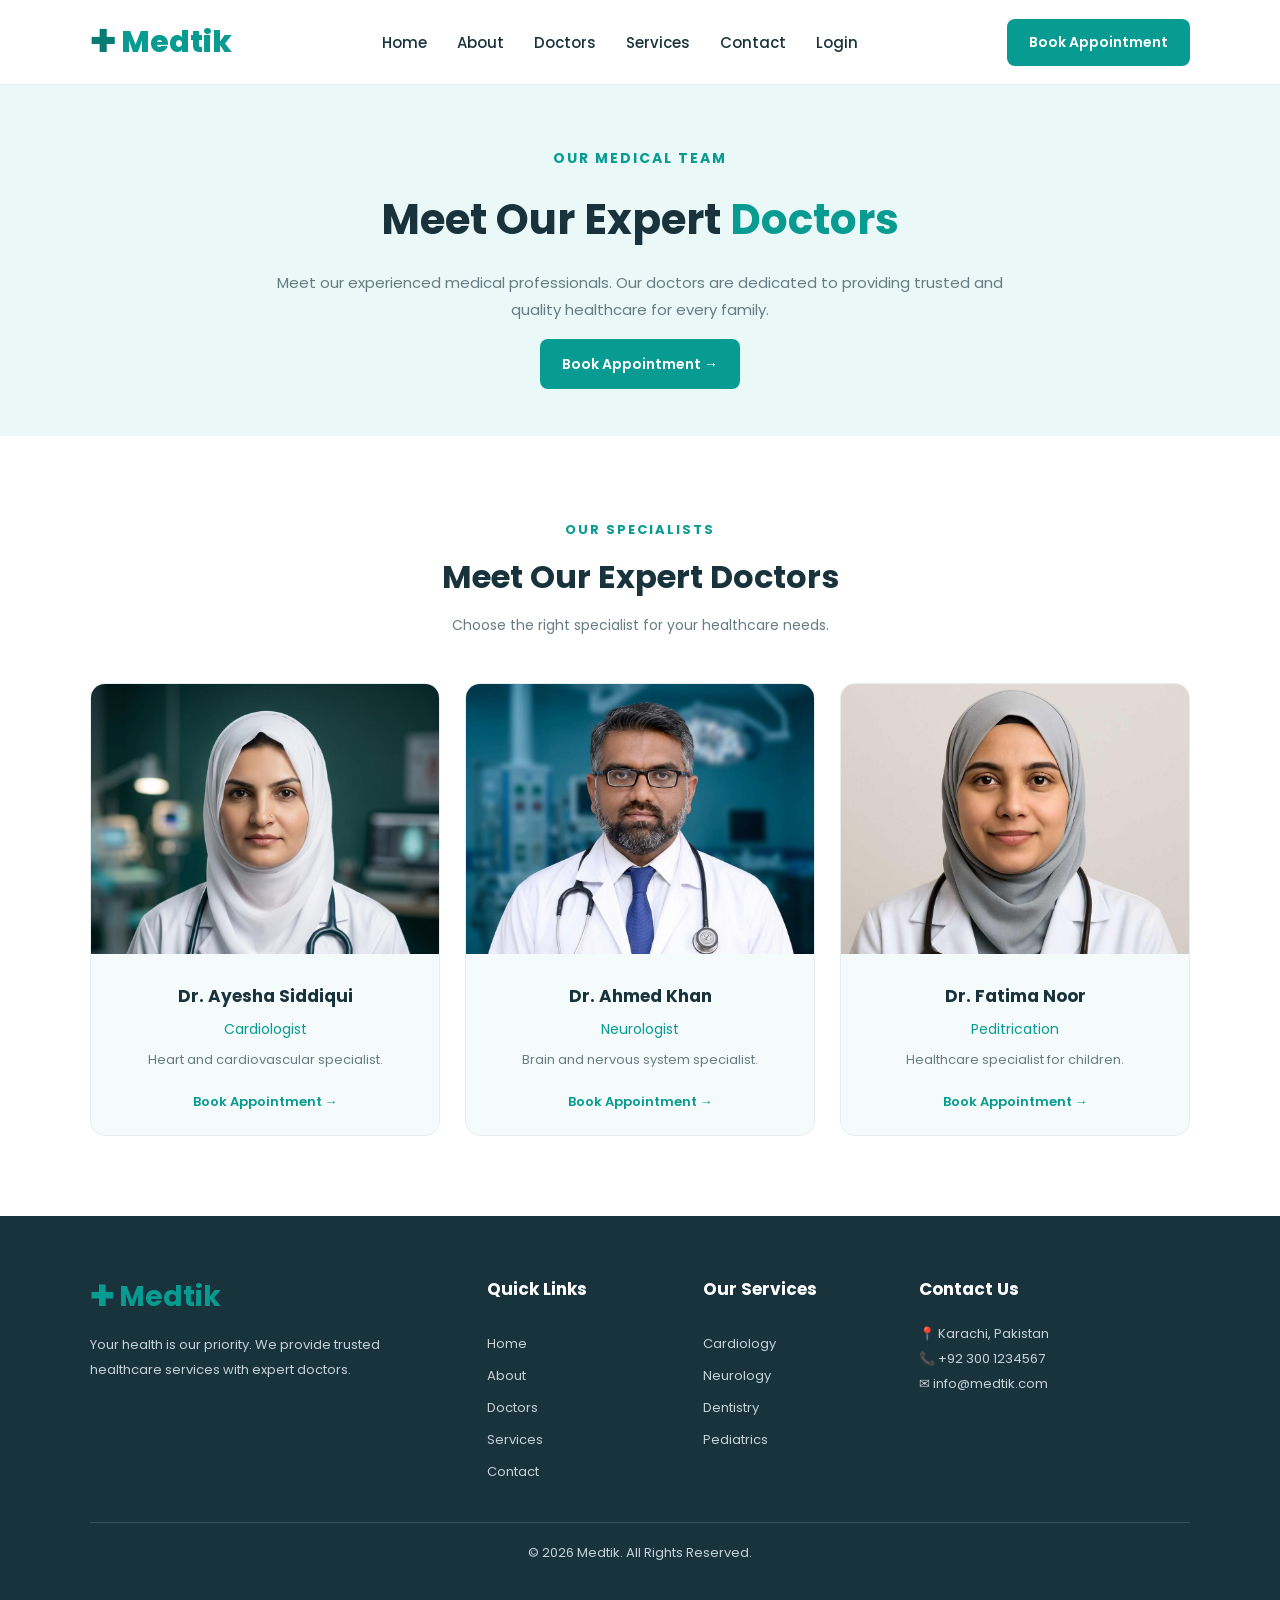
<file: doctors.html>
<!DOCTYPE html>
<html lang="en">

<head>
    <meta charset="UTF-8">
    <meta name="viewport" content="width=device-width, initial-scale=1.0">
    <link rel="icon" type="image/png" href="./src/assests/logo.png">
    <title>Our Doctor | Medtik</title>
    <link rel="stylesheet" href="./src/style.css">
</head>

<body>
    <!-- =====NAVBAR SECTION START===== -->
    <header class="navbar" id="navbar">
        <a href="index.html" class="logo" id="logo">
            <span>✚</span> Medtik
        </a>
        <nav class="nav-links" id="navLinks">
            <a href="index.html" class="navlinks" id="homeLink">Home</a>
            <a href="about.html" class="navlinks" id="aboutLink">About</a>
            <a href="doctors.html" class="navlinks" id="doctorsLink">Doctors</a>
            <a href="services.html" class="navlinks" id="servicesLink">Services</a>
            <a href="contact.html" class="navlinks" id="contactLink">Contact</a>
            <a href="login.html" class="navlinks" id="loginLink">Login</a>

        </nav>
        <a href="appointment.html" class="nav-btn" id="navappointment">Book Appointment</a>
        <button class="menu-btn" id="menuBtn">
            ☰
        </button>
    </header>
    <!-- =====NAVBAR SECTION END===== -->

    <!-- ======DOCTOR SECTION START====== -->
    <section class="doctors-hero" id="doctorsHero">
        <div class="doctors-hero-content" id="doctorsHeroContent">
            <span>OUR MEDICAL TEAM</span>
            <h1>Meet Our Expert <span>Doctors</span></h1>
            <p>
                Meet our experienced medical professionals.
                Our doctors are dedicated to providing
                trusted and quality healthcare for every family.
            </p>
            <a href="appointment.html" class="primary-btn">
                Book Appointment →
            </a>
        </div>
    </section>
    <!-- ======DOCTOR SECTION END====== -->

    <!-- DOCTOR SPECIALLIST SECTION START -->
    <section class="all-doctors" id="allDoctors">
        <div class="section-heading" id="allDoctorsHeading">
            <span>OUR SPECIALISTS</span>
            <h2>Meet Our Expert Doctors</h2>
            <p>Choose the right specialist for your healthcare needs.</p>
        </div>
        <div class="all-doctors-container" id="allDoctorsContainer">
            <div class="all-doctor-card" id="doctorAyesha">
                <img src="./src/assests/image-2.jpg" alt="image-2">
                <div class="all-doctor-info">
                    <h3>Dr. Ayesha Siddiqui</h3>
                    <span>Cardiologist</span>
                    <p>Heart and cardiovascular specialist.</p>
                    <a href="appointment.html">Book Appointment →</a>
                </div>
            </div>
            <div class="all-doctor-card" id="doctorAhmed">
                <img src="./src/assests/image-3.jpg" alt="image-3">
                <div class="all-doctor-info">
                    <h3>Dr. Ahmed Khan</h3>
                    <span>Neurologist</span>
                    <p>Brain and nervous system specialist.</p>
                    <a href="appointment.html">Book Appointment →</a>
                </div>
            </div>
            <div class="all-doctor-card" id="doctorAyesha">
                <img src="./src/assests/image-4.jpg" alt="image-4">
                <div class="all-doctor-info">
                    <h3>Dr. Fatima Noor</h3>
                    <span>Peditrication</span>
                    <p>Healthcare specialist for children.</p>
                    <a href="appointment.html">Book Appointment →</a>
                </div>
            </div>
        </div>
    </section>
    <!-- DOCTOR SPECIALLIST SECTION END -->

    <!-- =====FOOTER SECTION START====== -->
    <footer class="footer" id="footer">
        <div class="footer-container" id="footerContainer">
            <div class="footer-about">
                <h2>✚ Medtik</h2>
                <p>Your health is our priority. We provide trusted healthcare services with expert doctors.</p>
            </div>
            <div class="footer-links">
                <h3>Quick Links</h3>
                <a href="index.html">Home</a>
                <a href="about.html">About</a>
                <a href="doctors.html">Doctors</a>
                <a href="services.html">Services</a>
                <a href="contact.html">Contact</a>
            </div>
            <div class="footer-links">
                <h3>Our Services</h3>
                <a href="services.html">Cardiology</a>
                <a href="services.html">Neurology</a>
                <a href="services.html">Dentistry</a>
                <a href="services.html">Pediatrics</a>
            </div>
            <div class="footer-contact">
                <h3>Contact Us</h3>
                <p>📍 Karachi, Pakistan</p>
                <p>📞 +92 300 1234567</p>
                <p>✉ info@medtik.com</p>
            </div>
        </div>
        <div class="footer-bottom">
            <p>© 2026 Medtik. All Rights Reserved.</p>
        </div>
    </footer>
    <!-- =====FOOTER SECTION END====== -->
</body>
</html>
</file>
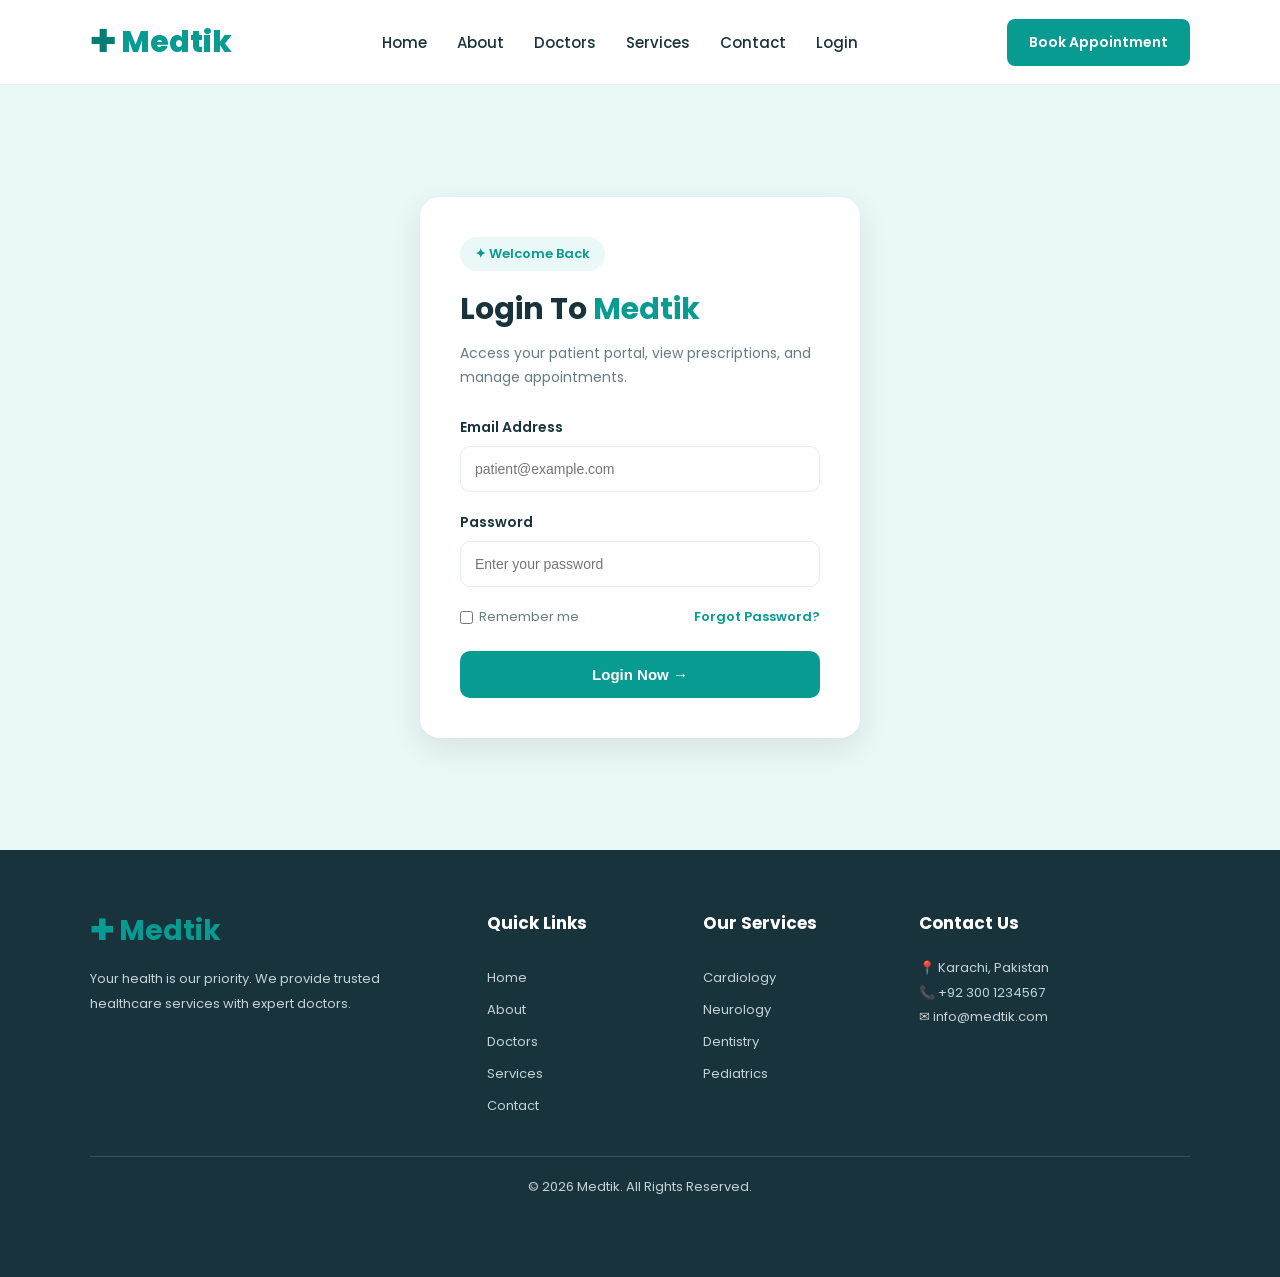
<file: login.html>
<!DOCTYPE html>
<html lang="en">

<head>
    <meta charset="UTF-8">
    <meta name="viewport" content="width=device-width, initial-scale=1.0">
    <link rel="icon" type="image/png" href="./src/assests/logo.png">
    <title>Login | Medtik</title>
    <link rel="stylesheet" href="./src/style.css">
</head>

<body>
    <!-- =====NAVBAR SECTION START===== -->
    <header class="navbar" id="navbar">
        <a href="index.html" class="logo" id="logo">
            <span>✚</span> Medtik
        </a>
        <nav class="nav-links" id="navLinks">
            <a href="index.html" class="navlinks" id="homeLink">Home</a>
            <a href="about.html" class="navlinks" id="aboutLink">About</a>
            <a href="doctors.html" class="navlinks" id="doctorsLink">Doctors</a>
            <a href="services.html" class="navlinks" id="servicesLink">Services</a>
            <a href="contact.html" class="navlinks" id="contactLink">Contact</a>
            <a href="login.html" class="navlinks" id="loginLink">Login</a>

        </nav>
        <a href="appointment.html" class="nav-btn" id="navappointment">Book Appointment</a>
        <button class="menu-btn" id="menuBtn">
            ☰
        </button>
    </header>
    <!-- =====NAVBAR SECTION END===== -->

      <!-- LOGIN SECTION START -->
    <section class="login-wrapper" id="loginWrapper">

        <div class="login-card" id="loginCard">

            <div class="badge">✦ Welcome Back</div>

            <h2>Login To <span>Medtik</span></h2>

            <p>
                Access your patient portal, view prescriptions,
                and manage appointments.
            </p>

            <form action="#" method="POST" id="loginForm">

                <div class="input-group">
                    <label for="email">Email Address</label>
                    <input
                        type="email"
                        id="email"
                        name="email"
                        placeholder="patient@example.com"
                        required>
                </div>

                <div class="input-group">
                    <label for="password">Password</label>
                    <input
                        type="password"
                        id="password"
                        name="password"
                        placeholder="Enter your password"
                        required>
                </div>

                <div class="form-options">

                    <label for="remember">
                        <input type="checkbox" id="remember" name="remember">
                        Remember me
                    </label>

                    <a href="#" id="forgotPassword">Forgot Password?</a>

                </div>

                <button type="submit" class="login-btn" id="loginBtn">
                    Login Now →
                </button>

            </form>

        </div>

    </section>
    <!-- LOGIN SECTION END -->
   <!-- =====FOOTER SECTION START====== -->
    <footer class="footer" id="footer">
        <div class="footer-container" id="footerContainer">
            <div class="footer-about">
                <h2>✚ Medtik</h2>
                <p>Your health is our priority. We provide trusted healthcare services with expert doctors.</p>
            </div>
            <div class="footer-links">
                <h3>Quick Links</h3>
                <a href="index.html">Home</a>
                <a href="about.html">About</a>
                <a href="doctors.html">Doctors</a>
                <a href="services.html">Services</a>
                <a href="contact.html">Contact</a>
            </div>
            <div class="footer-links">
                <h3>Our Services</h3>
                <a href="services.html">Cardiology</a>
                <a href="services.html">Neurology</a>
                <a href="services.html">Dentistry</a>
                <a href="services.html">Pediatrics</a>
            </div>
            <div class="footer-contact">
                <h3>Contact Us</h3>
                <p>📍 Karachi, Pakistan</p>
                <p>📞 +92 300 1234567</p>
                <p>✉ info@medtik.com</p>
            </div>
        </div>
        <div class="footer-bottom">
            <p>© 2026 Medtik. All Rights Reserved.</p>
        </div>
    </footer>
    <!-- =====FOOTER SECTION END====== -->
</body>
</html>
</file>
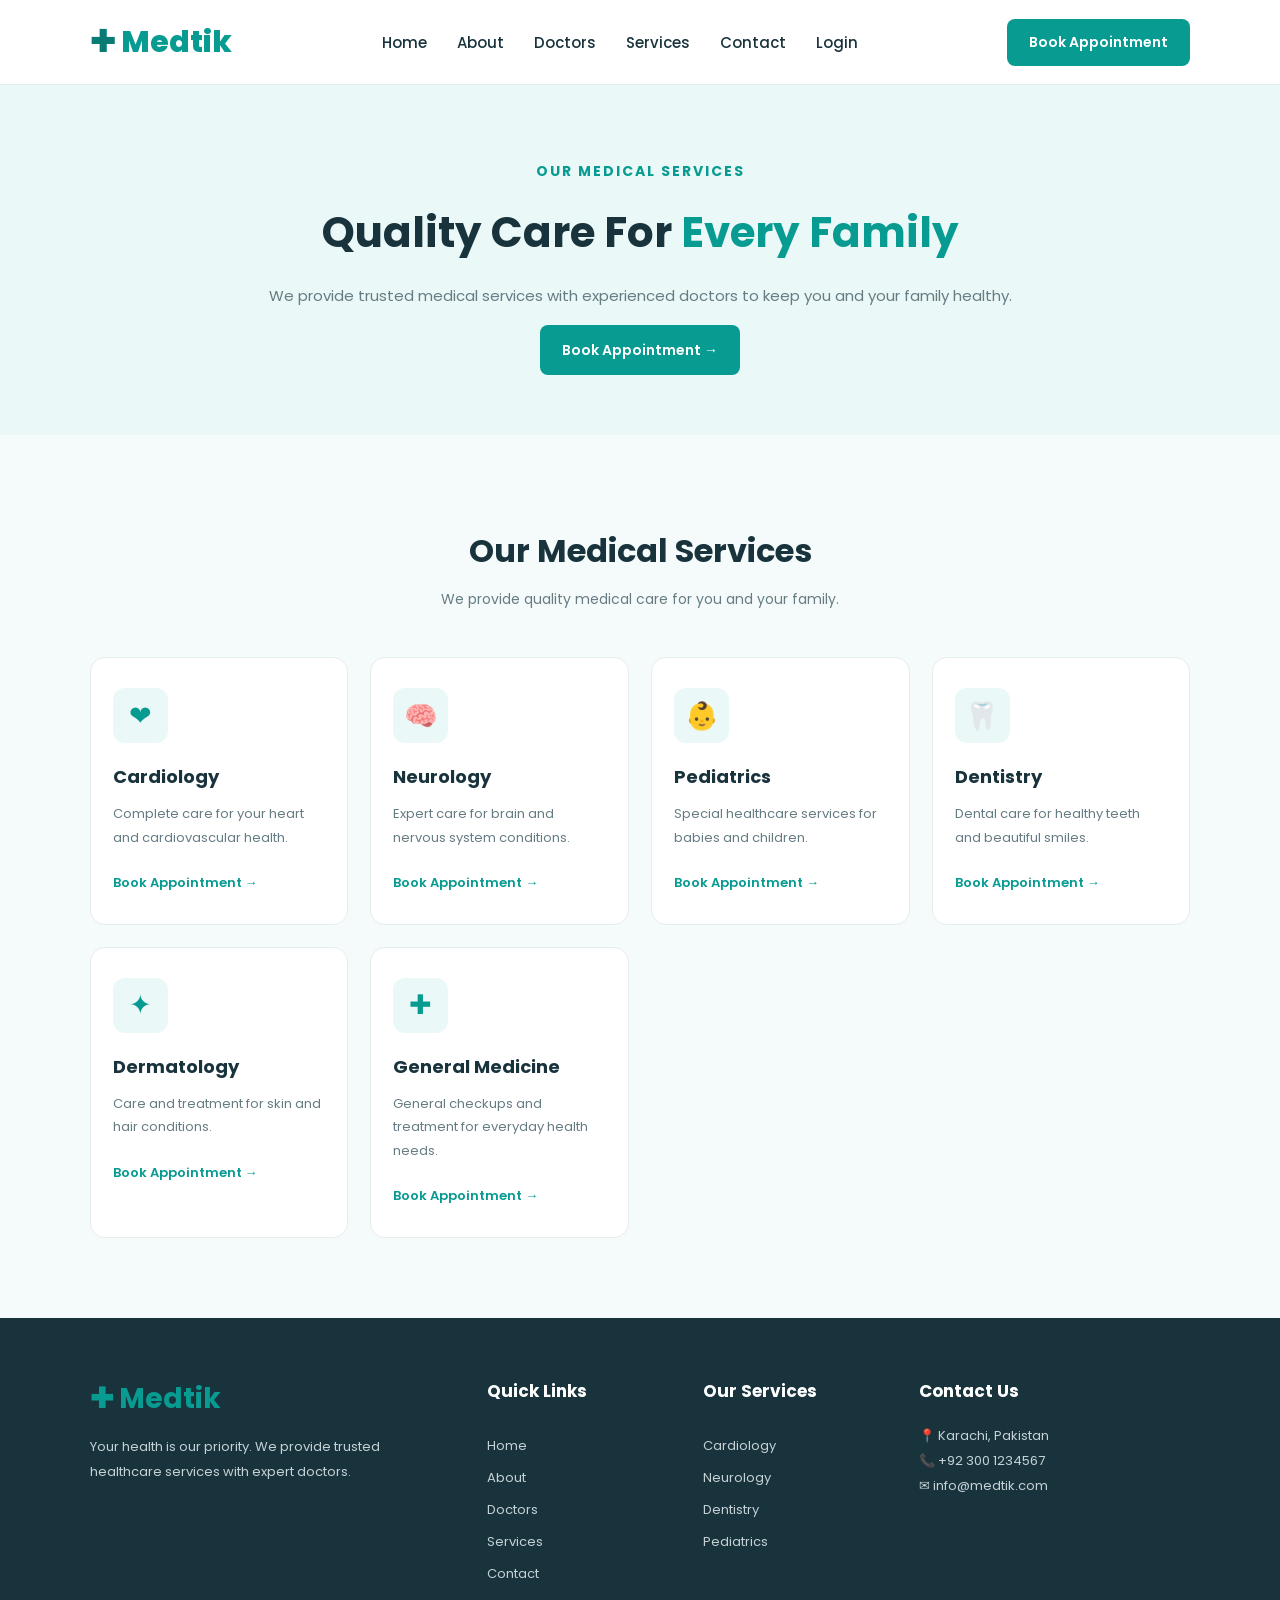
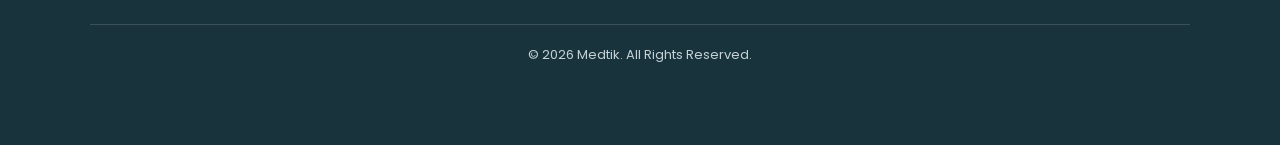
<file: services.html>
<!DOCTYPE html>
<html lang="en">

<head>
    <meta charset="UTF-8">
    <meta name="viewport" content="width=device-width, initial-scale=1.0">
    <link rel="icon" type="image/png" href="./src/assests/logo.png">
    <title>Our Services | Medtik</title>
    <link rel="stylesheet" href="./src/style.css">
</head>

<body>
    <!-- =====NAVBAR SECTION START===== -->
    <header class="navbar" id="navbar">
        <a href="index.html" class="logo" id="logo">
            <span>✚</span> Medtik
        </a>
        <nav class="nav-links" id="navLinks">
            <a href="index.html" class="navlinks" id="homeLink">Home</a>
            <a href="about.html" class="navlinks" id="aboutLink">About</a>
            <a href="doctors.html" class="navlinks" id="doctorsLink">Doctors</a>
            <a href="services.html" class="navlinks" id="servicesLink">Services</a>
            <a href="contact.html" class="navlinks" id="contactLink">Contact</a>
            <a href="login.html" class="navlinks" id="loginLink">Login</a>

        </nav>
        <a href="appointment.html" class="nav-btn" id="navappointment">Book Appointment</a>
        <button class="menu-btn" id="menuBtn">
            ☰
        </button>
    </header>
    <!-- =====NAVBAR SECTION END===== -->
     
    <!-- =====SERVICE SECTION START===== -->
    <section class="services-hero" id="servicesHero">
        <div class="services-hero-content" id="servicesHeroContent">
            <span>OUR MEDICAL SERVICES</span>
            <h1>Quality Care For <span>Every Family</span></h1>
            <p>
                We provide trusted medical services with
                experienced doctors to keep you and your
                family healthy.
            </p>
            <a href="appointment.html" class="primary-btn">Book Appointment →</a>
        </div>
    </section>
    <!-- =====SERVICE SECTION END===== -->

    <!-- =====ALL SERVICES SECTION START===== -->
    <section class="services" id="allServices">
        <div class="section-heading" id="allServicesHeading">
            <h2>Our Medical Services</h2>
            <p>We provide quality medical care for you and your family.</p>
        </div>
        <div class="services-container" id="allServicesContainer">
            <div class="service-card" id="cardiology">
                <div class="service-icon">❤</div>
                <h3>Cardiology</h3>
                <p>Complete care for your heart and cardiovascular health.</p>
                <a href="appointment.html">Book Appointment →</a>
            </div>
            <div class="service-card" id="neurology">
                <div class="service-icon">🧠</div>
                <h3>Neurology</h3>
                <p>Expert care for brain and nervous system conditions.</p>
                <a href="appointment.html">Book Appointment →</a>
            </div>
            <div class="service-card" id="pediatrics">
                <div class="service-icon">👶</div>
                <h3>Pediatrics</h3>
                <p>Special healthcare services for babies and children.</p>
                <a href="appointment.html">Book Appointment →</a>
            </div>
            <div class="service-card" id="dentistry">
                <div class="service-icon">🦷</div>
                <h3>Dentistry</h3>
                <p>Dental care for healthy teeth and beautiful smiles.</p>
                <a href="appointment.html">Book Appointment →</a>
            </div>
            <div class="service-card" id="dermatology">
                <div class="service-icon">✦</div>
                <h3>Dermatology</h3>
                <p>Care and treatment for skin and hair conditions.</p>
                <a href="appointment.html">Book Appointment →</a>
            </div>
            <div class="service-card" id="generalMedicine">
                <div class="service-icon">✚</div>
                <h3>General Medicine</h3>
                <p>General checkups and treatment for everyday health needs.</p>
                <a href="appointment.html">Book Appointment →</a>
            </div>

        </div>
    </section>
    <!-- =====ALL SERVICES SECTION END===== -->

    <!-- =====FOOTER SECTION START====== -->
    <footer class="footer" id="footer">
        <div class="footer-container" id="footerContainer">
            <div class="footer-about">
                <h2>✚ Medtik</h2>
                <p>Your health is our priority. We provide trusted healthcare services with expert doctors.</p>
            </div>
            <div class="footer-links">
                <h3>Quick Links</h3>
                <a href="index.html">Home</a>
                <a href="about.html">About</a>
                <a href="doctors.html">Doctors</a>
                <a href="services.html">Services</a>
                <a href="contact.html">Contact</a>
            </div>
            <div class="footer-links">
                <h3>Our Services</h3>
                <a href="services.html">Cardiology</a>
                <a href="services.html">Neurology</a>
                <a href="services.html">Dentistry</a>
                <a href="services.html">Pediatrics</a>
            </div>
            <div class="footer-contact">
                <h3>Contact Us</h3>
                <p>📍 Karachi, Pakistan</p>
                <p>📞 +92 300 1234567</p>
                <p>✉ info@medtik.com</p>
            </div>
        </div>
        <div class="footer-bottom">
            <p>© 2026 Medtik. All Rights Reserved.</p>
        </div>
    </footer>
    <!-- =====FOOTER SECTION END===== -->
</body>

</html>
</file>
<file: src/style.css>
/* =====GOOGLE FONTS===== */
@import url('https://fonts.googleapis.com/css2?family=Poppins:wght@300;400;500;600;700;800&display=swap');
/*===== ROOT COLORS===== */

:root {
    --primary-color: #079B91;
    --secondary-color: #087B74;
    --light-color: #EAF8F7;
    --dark-color: #19333D;
    --text-color: #667C83;
    --white-color: #FFFFFF;
    --border-color: #E5EEEE;
    --card-color: #F5FBFA;
}

/* =====GLOBAL CSS===== */
* {
    margin: 0;
    padding: 0;
    box-sizing: border-box;
}

html {
    scroll-behavior: smooth;
}

body {
    font-family: 'Poppins', sans-serif;
    color: var(--dark-color);
    background: var(--white-color);
}

/* =====NAVBAR SECTION===== */
.navbar {
    width: 100%;
    min-height: 85px;
    padding: 15px 7%;
    display: flex;
    justify-content: space-between;
    align-items: center;
    background-color: var(--white-color);
    border-bottom: 1px solid var(--border-color);
    position: sticky;
    top: 0;
    z-index: 1000;
}

.logo {
    font-size: 30px;
    font-weight: 800;
    color: var(--primary-color);
    text-decoration: none;
}

.logo span {
    color: var(--secondary-color);
}

.nav-links {
    display: flex;
    align-items: center;
    gap: 30px;
}

.nav-links a {
    color: var(--dark-color);
    text-decoration: none;
    font-size: 15px;
    font-weight: 500;
    transition: 0.3s;
}

.nav-links a:hover {
    color: var(--primary-color);
}

.nav-btn {
    background-color: var(--primary-color);
    color: var(--white-color);
    padding: 13px 22px;
    border-radius: 8px;
    text-decoration: none;
    font-size: 14px;
    font-weight: 600;
    transition: 0.3s;
}

.nav-btn:hover {
    background-color: var(--secondary-color);
}

.menu-btn {
    display: none;
    border: none;
    background: none;
    font-size: 28px;
    cursor: pointer;
    color: var(--primary-color);
}

/* =====HERO SECTION===== */

.hero {
    min-height: 600px;
    padding: 70px 7%;
    display: flex;
    align-items: center;
    justify-content: space-between;
    gap: 50px;
    background: var(--light-color);
    overflow: hidden;
}

.hero-content {
    flex: 1;
}

.hero-tag {
    display: inline-block;
    background: var(--white-color);
    color: var(--primary-color);
    padding: 10px 18px;
    border-radius: 30px;
    font-size: 13px;
    font-weight: 600;
}

.hero h1 {
    font-size: clamp(38px, 4.5vw, 58px);
    font-weight: 800;
    line-height: 1.2;
    margin-top: 25px;
}

.hero h1 span {
    color: var(--primary-color);
}

.hero-content>p {
    color: var(--text-color);
    line-height: 1.9;
    margin-top: 20px;
    max-width: 550px;
    font-size: 15px;
}

.hero-buttons {
    display: flex;
    align-items: center;
    gap: 15px;
    margin-top: 30px;
    flex-wrap: wrap;
}

.primary-btn,
.secondary-btn {
    padding: 15px 22px;
    border-radius: 8px;
    text-decoration: none;
    font-size: 14px;
    font-weight: 600;
    transition: 0.3s;
}

.primary-btn {
    background: var(--primary-color);
    color: var(--white-color);
}

.primary-btn:hover {
    background: var(--secondary-color);
}

.secondary-btn {
    border: 1px solid var(--primary-color);
    color: var(--primary-color);
    background: var(--white-color);
}

.secondary-btn:hover {
    background: var(--primary-color);
    color: var(--white-color);
}

.hero-info {
    display: flex;
    gap: 45px;
    margin-top: 45px;
    flex-wrap: wrap;
}

.hero-info h3 {
    color: var(--primary-color);
    font-size: 25px;
    font-weight: 700;
}

.hero-info p {
    color: var(--text-color);
    font-size: 12px;
}


/* HERO IMAGE */

.hero-image {
    flex: 1;
    position: relative;
    max-width: 480px;
}

.hero-image img {
    width: 100%;
    height: 480px;
    object-fit: cover;
    object-position: center top;
    border-radius: 25px;
    position: relative;
    z-index: 2;
}

.image-bg {
    position: absolute;
    width: 90%;
    height: 90%;
    background: #B7E7E2;
    border-radius: 30px;
    right: -20px;
    bottom: -20px;
}

.floating-card {
    position: absolute;
    bottom: 30px;
    left: -40px;
    z-index: 3;
    background: var(--white-color);
    padding: 17px;
    border-radius: 12px;
    display: flex;
    align-items: center;
    gap: 12px;
    box-shadow: 0 8px 30px #00000015;
}

.floating-card>span {
    width: 35px;
    height: 35px;
    display: grid;
    place-items: center;
    background: #D9F5E9;
    color: var(--primary-color);
    border-radius: 50%;
    font-weight: bold;
}

.floating-card h4 {
    font-size: 13px;
}

.floating-card p {
    font-size: 10px;
    color: var(--text-color);
}

/* =====STATISTICS SECTION===== */
.stats {
    width: 100%;
    padding: 50px 7%;
    background-color: var(--white-color);
}

.stats-container {
    max-width: 1200px;
    margin: auto;
    display: grid;
    grid-template-columns: repeat(4, 1fr);
    gap: 25px;
}

.stats-card {
    background-color: var(--card-color);
    padding: 30px 20px;
    text-align: center;
    border-radius: 15px;
    border: 1px solid var(--border-color);
    transition: 0.3s ease;
    cursor: pointer;
}

.stats-card:hover {
    transform: translateY(-8px);
    box-shadow: 0 10px 25px #079B911A;
}

.stats-card h3 {
    font-size: 32px;
    font-weight: 800;
    color: var(--primary-color);
    margin-bottom: 8px;
}

.stats-card p {
    font-size: 14px;
    color: var(--text-color);
    font-weight: 500;
}

/* =====SERVICES SECTION===== */
.services {
    padding: 80px 7%;
    background-color: var(--card-color);
}

.section-heading {
    text-align: center;
    max-width: 600px;
    margin: 0 auto 45px;
}

.section-heading span {
    color: var(--primary-color);
    font-size: 13px;
    font-weight: 700;
    letter-spacing: 2px;
}

.section-heading h2 {
    font-size: 32px;
    margin: 12px 0;
    color: var(--dark-color);
}

.section-heading p {
    font-size: 14px;
    color: var(--text-color);
    line-height: 1.8;
}

.services-container {
    display: grid;
    grid-template-columns: repeat(4, 1fr);
    gap: 22px;
    max-width: 1200px;
    margin: auto;
}

.service-card {
    background-color: var(--white-color);
    padding: 30px 22px;
    border-radius: 15px;
    border: 1px solid var(--border-color);
    transition: 0.3s ease;
    cursor: pointer;
}

.service-card:hover {
    transform: translateY(-8px);
    box-shadow: 0 10px 25px #00000010;
    border-color: var(--primary-color);
}

.service-icon {
    width: 55px;
    height: 55px;
    display: grid;
    place-items: center;
    background-color: var(--light-color);
    color: var(--primary-color);
    border-radius: 12px;
    font-size: 27px;
    margin-bottom: 20px;
}

.service-card h3 {
    font-size: 18px;
    margin-bottom: 12px;
    color: var(--dark-color);
}

.service-card p {
    color: var(--text-color);
    line-height: 1.8;
    font-size: 13px;
    margin-bottom: 20px;
}

.service-card a {
    color: var(--primary-color);
    text-decoration: none;
    font-size: 13px;
    font-weight: 600;
}

/* =====DOCTOR SECTION===== */
.doctors {
    padding: 80px 7%;
    background-color: var(--light-color);
}

.doctors-container {
    max-width: 1100px;
    margin: auto;
    display: grid;
    grid-template-columns: repeat(3, 1fr);
    gap: 25px;
}

.doctor-card {
    background-color: var(--white-color);
    border-radius: 15px;
    overflow: hidden;
    box-shadow: 0 5px 20px #00000008;
    transition: 0.3s ease;
    cursor: pointer;
}

.doctor-card:hover {
    transform: translateY(-8px);
    box-shadow: 0 12px 25px #00000015;
}

.doctor-card img {
    width: 100%;
    height: 260px;
    object-fit: cover;
    object-position: center top;
    display: block;
}

.doctor-info {
    padding: 22px;
    text-align: center;
}

.doctor-info h3 {
    color: var(--dark-color);
    font-size: 17px;
    margin-bottom: 8px;
}

.doctor-info p {
    color: var(--primary-color);
    font-size: 14px;
    margin-bottom: 18px;
}

.doctor-info a {
    color: var(--primary-color);
    text-decoration: none;
    font-weight: 600;
    font-size: 13px;
}

/* =====TESTIMONIAL SECTION===== */
.testimonials {
    padding: 80px 7%;
    background-color: var(--white-color);
}

.testimonial-container {
    max-width: 1200px;
    margin: auto;
    display: grid;
    grid-template-columns: repeat(3, 1fr);
    gap: 25px;
}

.testimonial-card {
    background-color: var(--card-color);
    padding: 30px 25px;
    border-radius: 15px;
    border: 1px solid var(--border-color);
    transition: 0.3s ease;
    cursor: pointer;
}

.testimonial-card:hover {
    transform: translateY(-10px);
    box-shadow: 0 10px 25px #00000012;
}

.stars {
    color: #F5B942;
    font-size: 20px;
    margin-bottom: 18px;
}

.testimonial-card p {
    color: var(--text-color);
    font-size: 13px;
    line-height: 1.8;
    margin-bottom: 22px;
}

.testimonial-card span {
    color: var(--primary-color);
    font-size: 13px;
}

/* =====FOOTER SECTION=====  */
.footer {
    background-color: var(--dark-color);
    color: var(--white-color);
    padding: 60px 7% 80px;
}

.footer-container {
    display: grid;
    grid-template-columns: 2fr 1fr 1fr 1.5fr;
    gap: 35px;
    max-width: 1200px;
    margin: auto;
}

.footer-about h2 {
    color: var(--primary-color);
    font-size: 28px;
    margin-bottom: 15px;
}

.footer h3 {
    font-size: 17px;
    margin-bottom: 20px;

}

.footer-about p,
.footer-contact p {
    color: #C5D2D5;
    font-size: 13px;
    line-height: 1.9;
}

.footer-links {
    display: flex;
    flex-direction: column;
    gap: 12px;
}

.footer-links a {
    color: #C5D2D5;
    text-decoration: none;
    font-size: 13px;
    transition: 0.3s;
}

.footer-links a:hover {
    color: var(--primary-color);
}

.footer-bottom {
    border-top: 1px solid #ffffff25;
    text-align: center;
    margin-top: 40px;
    padding-top: 20px;
    color: #C5D2D5;
    font-size: 13px;

}

/* ======ABOUT SECTION====== */
.about-hero {
    min-height: 550px;
    padding: 70px 7%;
    display: flex;
    align-items: center;
    justify-content: space-between;
    gap: 40px;
    background-color: var(--light-color);
}

.about-content {
    flex: 1;
}

.about-content>span {
    color: var(--primary-color);
    font-size: 14px;
    font-weight: 700;
    letter-spacing: 2px;
}

.about-content h1 {
    font-size: 45px;
    color: var(--dark-color);
    margin: 20px 0;
    line-height: 1.3;
}

.about-content h1 span {
    color: var(--primary-color);
}

.about-content p {
    color: var(--text-color);
    line-height: 1.8;
    font-size: 15px;
    margin-bottom: 30px;
    max-width: 500px;
}

.about-image {
    flex: 1;
}

.about-image img {
    width: 100%;
    height: 400px;
    object-fit: cover;
    border-radius: 20px;
}

/* =====STORY SECTION===== */
.our-story {
    padding: 80px 7%;
    display: flex;
    align-items: center;
    gap: 50px;
    background-color: var(--white-color);
}

.story-image {
    flex: 1;
}

.story-image img {
    width: 100%;
    height: 420px;
    object-fit: cover;
    border-radius: 20px;
}

.story-content {
    flex: 1;
}

.story-content>span {
    color: var(--primary-color);
    font-size: 13px;
    font-weight: 700;
    letter-spacing: 2px;
}

.story-content h2 {
    color: var(--dark-color);
    font-size: 35px;
    margin: 15px 0;

}

.story-box {
    background-color: var(--card-color);
    padding: 15px;
    border-radius: 10px;
    margin-top: 15px;
}

.story-content h3 {
    color: var(--primary-color);
}

.story-content p {
    color: var(--text-color);
    font-size: 14px;
    line-height: 1.8;
}

.why-choose {
    padding: 80px 7%;
    background: var(--light-color);
}

.choose-container {
    max-width: 1100px;
    margin: auto;
    display: grid;
    grid-template-columns: repeat(3, 1fr);
    gap: 25px;
}

.choose-card {
    background: var(--white-color);
    padding: 30px 22px;
    text-align: center;
    border-radius: 15px;
    border: 1px solid var(--border-color);
    transition: 0.3s;
}

.choose-card:hover {
    transform: translateY(-8px);
    box-shadow: 0 10px 25px #00000012;
}

.choose-icon {
    width: 55px;
    height: 55px;
    background: var(--light-color);
    color: var(--primary-color);
    border-radius: 12px;
    display: grid;
    place-items: center;
    font-size: 27px;
    margin: 0 auto 18px;
}

.choose-card h3 {
    color: var(--dark-color);
    font-size: 17px;
    margin-bottom: 12px;
}

.choose-card p {
    color: var(--text-color);
    font-size: 13px;
    line-height: 1.8;
}

/* ======DOCTOR SECTION ======  */
.doctors-hero {
    min-height: 350px;
    background-color: var(--light-color);
    display: flex;
    align-items: center;
    justify-content: center;
    text-align: center;
    padding: 60px 7%;
}

.doctors-hero-content {
    max-width: 750px;
}

.doctors-hero-content>span {
    color: var(--primary-color);
    font-size: 14px;
    font-weight: 700;
    letter-spacing: 2px;
}

.doctors-hero h1 {
    color: var(--dark-color);
    font-size: 42px;
    margin: 18px 0;
}

.doctors-hero h1>span {
    color: var(--primary-color);
}

.doctors-hero p {
    color: var(--text-color);
    line-height: 1.8;
    font-size: 15px;
    margin-bottom: 28px;
}

/* =====DOCTOR SPECIALIST SECTION===== */
.all-doctors {
    padding: 80px 7%;
    background: var(--white-color);
}

.all-doctors-container {
    max-width: 1100px;
    margin: auto;
    display: grid;
    grid-template-columns: repeat(3, 1fr);
    gap: 25px;
}

.all-doctor-card {
    background: var(--card-color);
    border-radius: 15px;
    overflow: hidden;
    border: 1px solid var(--border-color);
    transition: 0.3s;
}

.all-doctor-card:hover {
    transform: translateY(-8px);
    box-shadow: 0 10px 25px #00000012;
}

.all-doctor-card img {
    width: 100%;
    height: 270px;
    object-fit: cover;
    object-position: center top;
}

.all-doctor-info {
    padding: 22px;
    text-align: center;
}

.all-doctor-info h3 {
    color: var(--dark-color);
    font-size: 17px;
}

.all-doctor-info span {
    display: block;
    color: var(--primary-color);
    margin: 10px 0;
    font-size: 14px;
}

.all-doctor-info p {
    color: var(--text-color);
    font-size: 13px;
    margin-bottom: 18px;
}

.all-doctor-info a {
    color: var(--primary-color);
    text-decoration: none;
    font-size: 13px;
    font-weight: 600;
}

/*===== SERVICE SECTION ===== */
.services-hero {
    min-height: 350px;
    background-color: var(--light-color);
    display: flex;
    align-items: center;
    justify-content: center;
    text-align: center;
    padding: 60px 7%;
}

.services-hero-content {
    width: 100%;
    min-width: 750px;
}

.services-hero-content>span {
    color: var(--primary-color);
    font-weight: 700;
    font-size: 14px;
    letter-spacing: 2px;
}

.services-hero h1 {
    color: var(--dark-color);
    font-size: 42px;
    margin: 18px 0;
}

.services-hero h1 span {
    color: var(--primary-color);
}

.services-hero p {
    color: var(--text-color);
    font-size: 15px;
    line-height: 1.8;
    margin-bottom: 28px;
}

/* =====CONTACT SECTION===== */
.contact-page {
    width: 100%;
    max-width: 1200px;
    min-height: 100vh;
    margin: 0 auto;
    background: var(--white-color);
    overflow: hidden;
    display: flex;
    justify-content: center;
    align-items: center;
    padding: 50px 20px;
    box-sizing: border-box;
}

.contact-page .main-section {
    padding: 65px 8%;
    text-align: center;
    background: linear-gradient(180deg,
            rgba(7, 155, 145, 0.92),
            rgba(25, 51, 61, 0.97));
    width: 100%;
    max-width: 750px;
    margin: auto;
    border-radius: 25px;
}

/* =====LOCATION===== */
.contact-page .main-section {
    padding: 65px 8%;
    text-align: center;
    background: linear-gradient(180deg,
            rgba(7, 155, 145, 0.92),
            rgba(25, 51, 61, 0.97));
}

.contact-page .location-box {
    margin-bottom: 25px;
}

.contact-page .location-box h3 {
    font-size: 20px;
    color: var(--white-color);
    margin-bottom: 8px;
}

.contact-page .location-box p {
    font-size: 14px;
    color: var(--light-color);
}

/* =====CONTACT BUTTON */
.contact-page .contact-btn {
    display: inline-block;
    padding: 14px 35px;
    margin-bottom: 55px;
    border-radius: 50px;
    background: var(--white-color);
    color: var(--primary-color);
    text-decoration: none;
    font-size: 14px;
    font-weight: 600;
    transition: 0.3s;
}

.contact-page .contact-btn:hover {
    background: var(--dark-color);
    color: var(--white-color);
}

/* ====NEWSLETTER=====*/
.contact-page .newsletter-section {
    max-width: 650px;
    margin: auto;
}

.contact-page .newsletter-title {
    font-size: 34px;
    line-height: 1.4;
    color: var(--white-color);
    margin-bottom: 15px;
}

.contact-page .newsletter-desc {
    font-size: 15px;
    line-height: 1.8;
    color: var(--light-color);
    margin-bottom: 25px;
}

/* =====FORM===== */
.contact-page .newsletter-form {
    display: flex;
    flex-direction: column;
    gap: 16px;
    max-width: 500px;
    margin: auto;
}

.contact-page .email-input {
    width: 100%;
    padding: 17px 22px;
    box-sizing: border-box;
    border-radius: 10px;
    border: 2px solid var(--border-color);
    background: var(--white-color);
    outline: none;
}

.contact-page .email-input:focus {
    border-color: var(--primary-color);
}

.contact-page .subscribe-btn {
    padding: 15px;
    border: none;
    border-radius: 10px;
    background: var(--primary-color);
    color: var(--white-color);
    font-size: 15px;
    font-weight: 600;
    cursor: pointer;
}

.contact-page .privacy-note {
    font-size: 12px;
    line-height: 1.8;
    color: var(--light-color);
}

/* =====SOCIAL MEDIA===== */
.contact-page .social-section {
    margin-top: 60px;
}

.contact-page .social-title {
    font-size: 15px;
    letter-spacing: 1px;
    color: var(--white-color);
    margin-bottom: 30px;
}

.contact-page .social-bar-wrapper {
    position: relative;
    display: flex;
    align-items: center;
    justify-content: center;
    max-width: 550px;
    margin: auto;
}

.contact-page .whatsapp-badge {
    position: absolute;
    left: 0;
    top: -15px;
    width: 58px;
    height: 58px;
    border-radius: 50%;
    background: #25D366;
    color: white;
    display: flex;
    align-items: center;
    justify-content: center;
    z-index: 2;
}

.contact-page .social-icons {
    width: 100%;
    display: flex;
    justify-content: space-between;
    align-items: center;
    padding: 0 10px 0 75px;
    gap: 15px;
}

.contact-page .social-icons a {
    color: var(--white-color);
    display: flex;
    align-items: center;
    justify-content: center;
    text-decoration: none;
    transition: 0.3s;
}

.contact-page .social-icons a:hover {
    transform: translateY(-4px);
    color: var(--light-color);
}

/* =====APPOINTMENT SECTION===== */
.service-appointment {
    width: 100%;
    padding: 70px 5%;
    color: var(--white-color);
}

.appointment-content {
    width: 100%;
    max-width: 850px;
    margin: auto;
    padding: 45px;
    background: linear-gradient(135deg,
            #079B91 0%,
            #087B74 50%,
            #19333D 100%);
    border-radius: 25px;
}

.appointment-tag span {
    color: var(--primary-color);
    font-size: 13px;
    font-weight: 700;
    letter-spacing: 2px;
}

.appointment-heading {
    text-align: center;
    margin-bottom: 35px;
}

.appointment-heading h2 {
    font-size: 32px;
    color: var(--dark-color);
    margin: 12px 0;
}

.appointment-heading p {
    color: lightgray;
    font-size: 15px;
    line-height: 1.7;
}

/* =====FORM===== */
.appointment-form {
    display: grid;
    grid-template-columns: repeat(3, 1fr);
    gap: 22px;
}

.form-group {
    display: flex;
    flex-direction: column;
    gap: 9px;
}

.form-group label {
    color: #19333D;
    font-weight: 600;
    font-size: 14px;
}

.form-group input,
.form-group select,
.form-group textarea {
    width: 100%;
    padding: 15px;
    border: 1px solid var(--border-color);
    border-radius: 10px;
    background-color: var(--card-color);
    font-family: inherit;
    font-size: 14px;
    color: var(--dark-color);
    outline: none;
}

.form-group input:focus,
.form-group select:focus,
.form-group textarea:focus {
    border-color: var(--primary-color);
}

.form-group textarea {
    resize: vertical;
}

.full-width {
    grid-column: 1 / -1;
}

/* =====BUTTON===== */
.appointment-form .primary-btn {
    grid-column: 1 / -1;
    width: 100%;
    padding: 16px;
    border: none;
    border-radius: 30px;
    background-color: var(--primary-color);
    color: var(--white-color);
    font-size: 16px;
    font-weight: 600;
    cursor: pointer;
}

.appointment-note {
    text-align: center;
    color: lightgray;
    font-size: 13px;
    margin-top: 25px;
}

/* =====LOGIN SECTION====== */
.login-wrapper {
    display: flex;
    justify-content: center;
    align-items: center;
    min-height: 85vh;
    padding: 50px 20px;
    background-color: var(--light-color);
    box-sizing: border-box;
}
.login-card {
    background-color: var(--white-color);
    width: 100%;
    max-width: 440px;
    padding: 40px;
    border-radius: 20px;
    box-shadow: 0 10px 30px rgba(25, 51, 61, 0.10);
    box-sizing: border-box;
}
.badge {
    display: inline-block;
    background-color: var(--light-color);
    color: var(--primary-color);
    padding: 7px 15px;
    border-radius: 20px;
    font-size: 13px;
    font-weight: 600;
    margin-bottom: 16px;
}
.login-card h2 {
    font-size: 30px;
    color: var(--dark-color);
    margin-bottom: 10px;
}

.login-card h2 span {
    color: var(--primary-color);
}

.login-card p {
    font-size: 14px;
    color: var(--text-color);
    margin-bottom: 28px;
    line-height: 1.7;
}
.input-group {
    margin-bottom: 20px;
}

.input-group label {
    display: block;
    font-size: 14px;
    font-weight: 600;
    margin-bottom: 8px;
    color: var(--dark-color);
}

.input-group input {
    width: 100%;
    padding: 14px;
    border: 1px solid var(--border-color);
    border-radius: 10px;
    font-size: 14px;
    outline: none;
    box-sizing: border-box;
}

.input-group input:focus {
    border-color: var(--primary-color);
}
.form-options {
    display: flex;
    justify-content: space-between;
    align-items: center;
    font-size: 13px;
    margin-bottom: 24px;
    color: var(--text-color);
}

.form-options a {
    color: var(--primary-color);
    text-decoration: none;
    font-weight: 600;
}

.form-options label {
    display: flex;
    align-items: center;
    gap: 6px;
}
.login-btn {
    width: 100%;
    background-color: var(--primary-color);
    color: var(--white-color);
    border: none;
    padding: 15px;
    border-radius: 10px;
    font-size: 15px;
    font-weight: 600;
    cursor: pointer;
    transition: 0.3s;
}

.login-btn:hover {
    background-color: var(--secondary-color);
}


/* =====RESPONSIVE SECTION===== */
/* =====TABLET===== */

@media (max-width:900px) {

    /* ======NAVBAR===== */
    .navbar {
        padding: 15px 4%;
    }

    .nav-links {
        gap: 15px;
    }

    .nav-links a {
        font-size: 13px;
    }

    .nav-btn {
        padding: 12px 15px;
        font-size: 12px;
    }

    /* =====HERO SECTION===== */
    .hero {
        padding: 60px 5%;
        gap: 30px;
    }

    .hero h1 {
        font-size: 40px;
    }

    .hero-image {
        height: 420px;
    }

    .hero-info {
        gap: 25px;
    }

    .hero-info h3 {
        font-size: 22px;
    }
}

/* =====MOBILE===== */
@media (max-width:768px) {

    /* ======NAVBAR===== */
    .navbar {
        position: sticky;
        top: 0;
        z-index: 1000;
        padding: 15px 5%;
    }

    .menu-btn {
        display: block;
    }

    .nav-btn {
        display: none;
    }

    .nav-links {
        display: none;
        position: absolute;
        top: 100%;
        left: 0;
        width: 100%;
        background-color: var(--white-color);
        flex-direction: column;
        align-items: flex-start;
        gap: 0;
        padding: 15px 5%;
        box-shadow: 0 10px 20px #00000012;
    }

    .nav-links.active {
        display: flex;
    }

    .nav-links a {
        width: 100%;
        padding: 14px 0;
        border-bottom: 1px solid var(--border-color);
        font-size: 15px;
    }

    /* =====HERO SECTION===== */
    .hero {
        flex-direction: column;
        text-align: center;
        padding: 50px 6%;
        gap: 40px;
    }

    .hero-content {
        width: 100%;
    }

    .hero h1 {
        font-size: 38px;
    }

    .hero-content>p {
        margin-left: auto;
        margin-right: auto;
        font-size: 14px;
    }

    .hero-buttons {
        justify-content: center;
    }

    .hero-info {
        justify-content: center;
        gap: 25px;
    }

    .hero-image {
        width: 90%;
        max-width: 450px;
        margin: auto;
    }

    .hero-image img {
        width: 100%;
        height: 420px;
    }

    .floating-card {
        left: -15px;
        bottom: 20px;
    }

    /* =====STATISTICS===== */
    .stats-container {
        grid-template-columns: repeat(2, 1fr);
        gap: 15px;
    }

    .stats {
        padding: 35px 5%;
    }

    /*=====DOCTORS SECTION=====  */
    .doctors-container {
        grid-template-columns: repeat(2, 1fr);
    }

    /* =====TESTIMONIAL SECTION===== */
    .testimonial-container {
        grid-template-columns: repeat(2, 1fr);
    }

    /* =====FOOTER SECTION===== */
    .footer-container {
        grid-template-columns: repeat(2, 1fr);
    }

    /* =====ABOUT SECTION===== */
    .about-hero {
        flex-direction: column;
        text-align: center;
        padding: 50px 5%;
    }

    .about-content h1 {
        font-size: 34px;
    }

    .about-content p {
        margin-left: auto;
        margin-right: auto;
    }

    .about-image img {
        height: 330px;
    }

    /* =====STORY SECTION===== */
    .our-story {
        flex-direction: column;
        padding: 50px 5%;
    }

    .story-image img {
        height: 330px;
    }

    .story-content h2 {
        font-size: 28px;
    }

    /* =====CHOOSE SECTION===== */
    .choose-container {
        grid-template-columns: repeat(2, 1fr);
    }

    /* =====DOCTOR SPECIALLIST SECTION===== */
    .all-doctors-container {
        grid-template-columns: repeat(2, 1fr);
    }

    /* =====SERVICE SECTION===== */
    .services-hero {
        padding: 60px 5%;
        overflow: hidden;
    }

    .services-hero-content {
        width: 100%;
        min-width: 0;
        max-width: 100%;
        text-align: center;
    }

    .services-hero-content h1 {
        font-size: 30px;
        line-height: 1.4;
        width: 100%;
    }

    .services-hero-content p {
        max-width: 500px;
        font-size: 14px;
        line-height: 1.7;
        width: 100%;
        margin: 0 auto 25px;
        padding: 0;
        text-align: center;
        overflow-wrap: break-word;
    }

    .services-hero-content .primary-btn {
        display: inline-block;
        font-size: 16px;
        padding: 15px 25px;
    }

    /* ======SERVICE SECTION===== */
    .services-container {
        grid-template-columns: repeat(2, 1fr);
    }

    /* =====CONTACT SECTION===== */
    .contact-page .main-section {
        padding: 50px 6%;
    }

    .contact-page .newsletter-title {
        font-size: 29px;
    }
     /* =====APPOINTMENT SECTION===== */

    .service-appointment {
        padding: 45px 5%;
    }
    .appointment-content {
        padding: 30px 22px;
    }
    .appointment-heading h2 {
        font-size: 26px;
    }
    .appointment-form {
        grid-template-columns: 1fr;
    }
    .full-width,
    .appointment-form .primary-btn {
        grid-column: auto;
    }
}

@media (max-width:480px) {

    /* =====HERO SECTION===== */
    .hero {
        padding: 40px 5%;
    }

    .hero h1 {
        font-size: 32px;
    }

    .hero-tag {
        font-size: 11px;
    }

    .hero-buttons {
        flex-direction: column;
        width: 100%;
    }

    .primary-btn,
    .secondary-btn {
        width: 100%;
        text-align: center;
    }

    .hero-info {
        gap: 15px;
    }

    .hero-info h3 {
        font-size: 20px;
    }

    .hero-info p {
        font-size: 10px;
    }

    .hero-image img {
        height: 330px;
    }

    .floating-card {
        padding: 10px;
        left: -10px;
    }

    /* =====STATISTICS===== */

    .stats {
        padding: 22px 10px;
    }

    .stats-card h3 {
        font-size: 26px;
    }

    .stats-card p {
        font-size: 12px;
    }

    /* ======SERVICE SECTION===== */
    .services {
        padding: 55px 5%;
    }

    .section-heading h2 {
        font-size: 28px;
    }

    .services-container {
        grid-template-columns: 1fr;
    }

    /* =====DOCTORS SECTION===== */
    .doctors {
        padding: 55px 5%;
    }

    .doctors-container {
        grid-template-columns: 1fr;
    }

    .doctor-card img {
        height: 280px;
    }

    /* =====TESTIMONIAL SECtION===== */
    .testimonials {
        padding: 55px 5%;
    }

    .testimonial-container {
        grid-template-columns: 1fr;
    }

    /* =====FOOTER SECTION===== */
    .footer-container {
        grid-template-columns: 1fr;
    }

    .footer {
        padding: 45px 7% 20px;
    }

    /* =====CHOOSE SECTION===== */
    .why-choose {
        padding: 55px 5%;
    }

    .choose-container {
        grid-template-columns: 1fr;
    }

    /*======DOCTOR SECTION======  */
    .doctors-hero {
        padding: 50px 5%;
    }

    .doctors-hero h1 {
        font-size: 30px;
    }

    .doctors-hero p {
        font-size: 13px;
    }

    /* ======DOCTOR SPECIALLIST SECTION====== */
    .all-doctors {
        padding: 55px 5%;
    }

    .all-doctors-container {
        grid-template-columns: 1fr;
    }

    /* =====SERVICE SECTION===== */
    .services-hero-content {
        min-width: 0;
        max-width: 100%;
        width: 100%;
    }

    .services-hero h1 {
        font-size: 25px;
        overflow-wrap: break-word;
        width: 100%;
    }

    .services-hero-content p {
        max-width: 100%;
        padding: 0;
        box-sizing: border-box;
        min-width: 0;
        font-size: 14px;
        overflow-wrap: break-word;
        width: 100%;
    }

/* =====CONTACT PAGE===== */
.contact-page .main-section {
    padding: 30px 20px;
    border-radius: 20px;
}

.contact-page .newsletter-title {
    font-size: 24px;
}

.contact-page .newsletter-desc {
    font-size: 13px;
}

.contact-page .social-icons {
    padding-left: 60px;
    gap: 10px;
}

.contact-page .whatsapp-badge {
    width: 46px;
    height: 46px;
}
/* =====APPOINTMENT SECTION===== */
.appointment-content {
        padding: 25px 18px;
        border-radius: 18px;
    }

    .appointment-heading h2 {
        font-size: 23px;
    }

    .appointment-heading p {
        font-size: 13px;
    }
    /* =====LOGIN===== */
    .login-wrapper {
        padding: 35px 15px;
    }

    .login-card {
        padding: 28px 20px;
    }

    .login-card h2 {
        font-size: 25px;
    }
}
</file>
